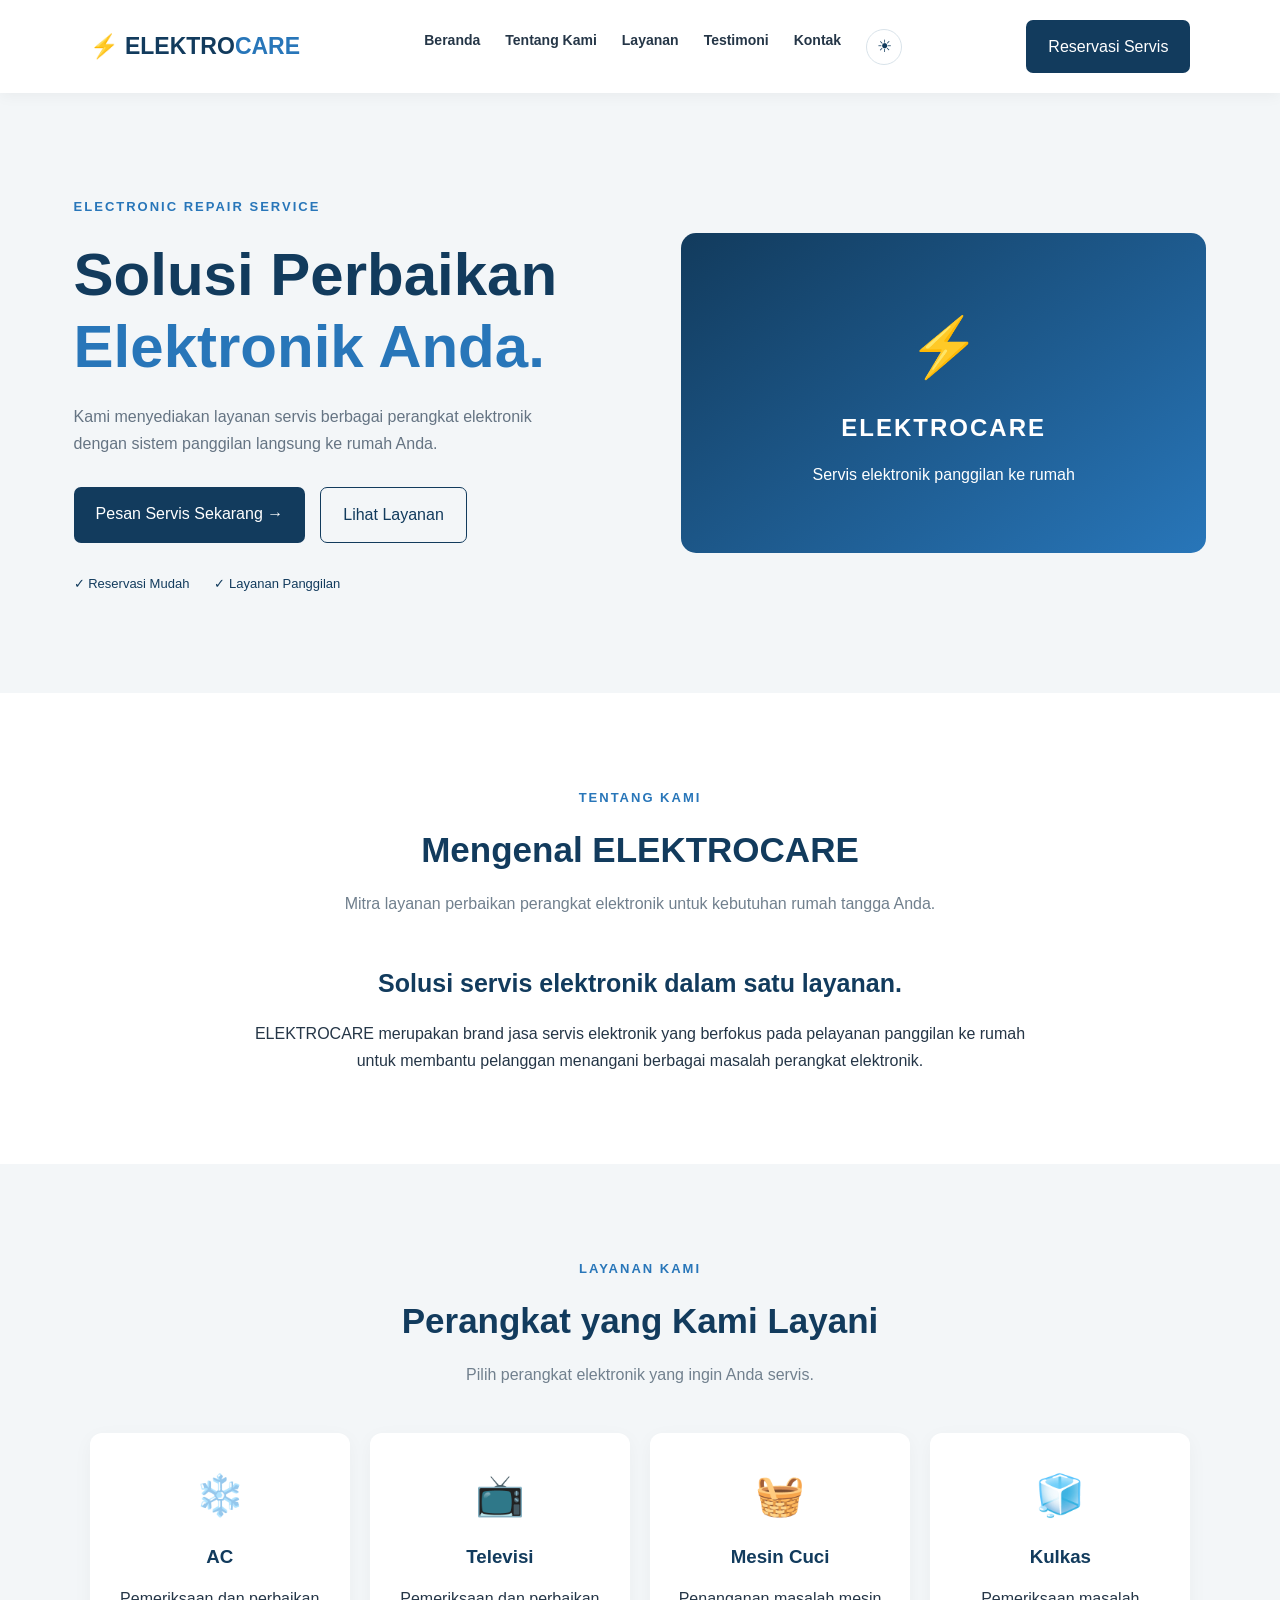
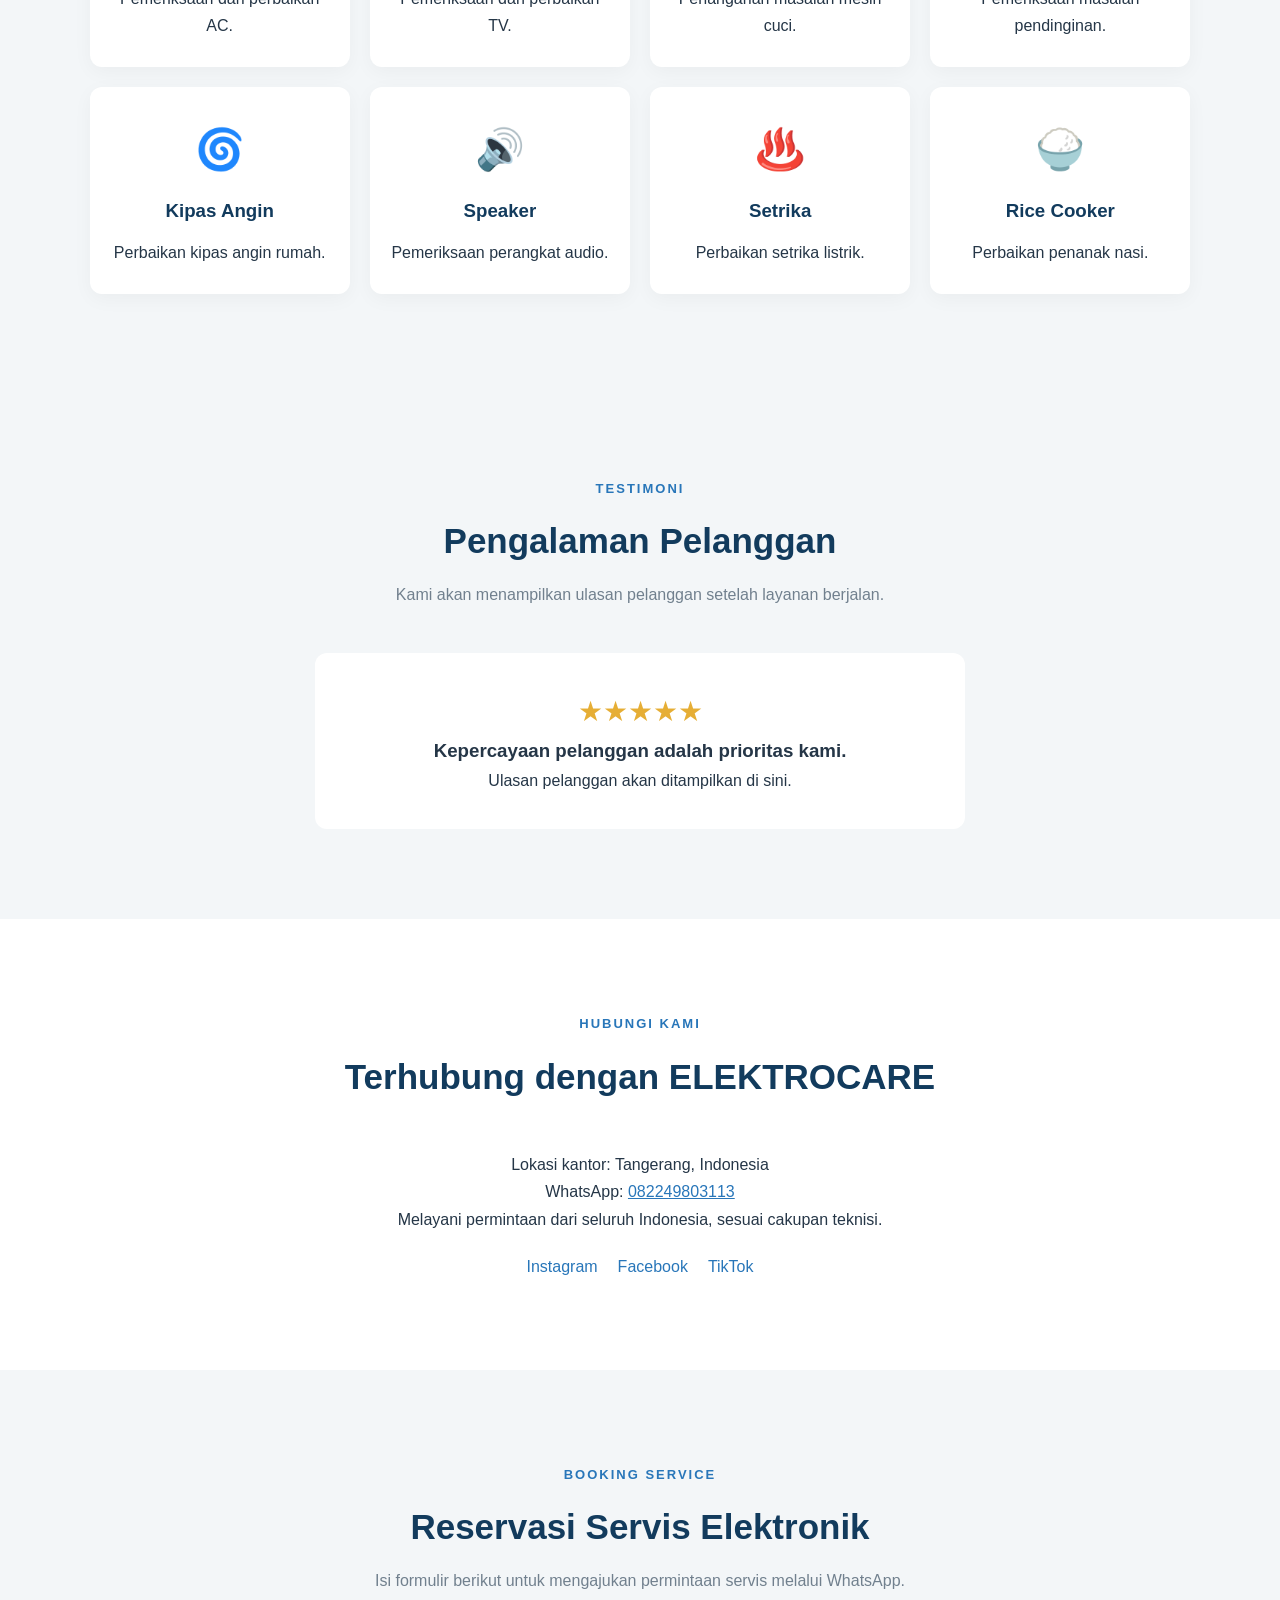
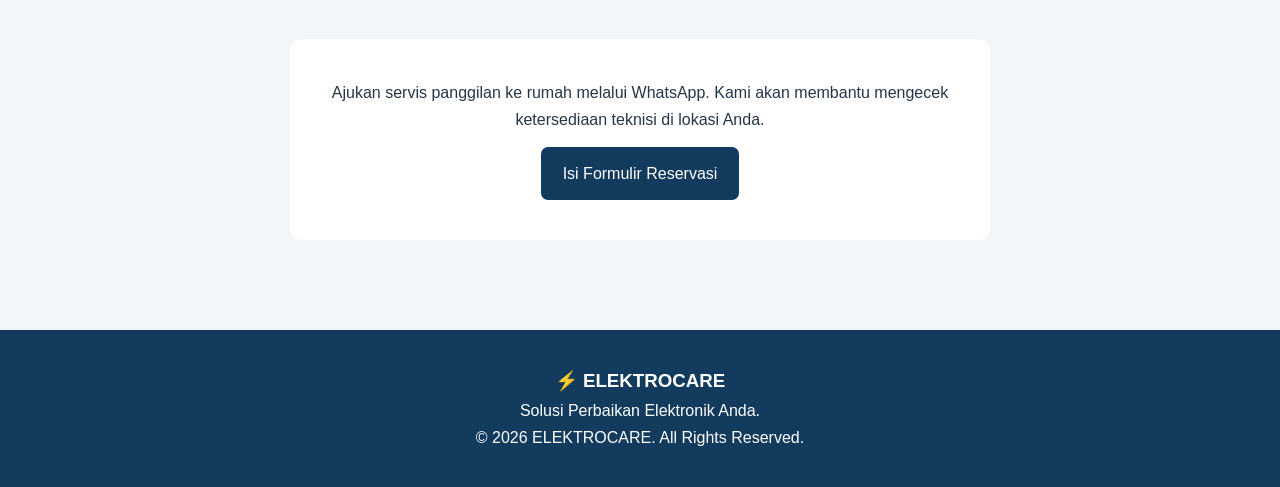
<file: index.html>
<!DOCTYPE html>
<html lang="id">
<head>
    <meta charset="UTF-8">
    <meta name="viewport" content="width=device-width, initial-scale=1.0">
    <meta name="description" content="ELEKTROCARE menyediakan layanan servis elektronik panggilan ke rumah. Reservasi servis melalui WhatsApp.">

    <script src="theme.js"></script>

    <title>ELEKTROCARE | Jasa Servis Elektronik</title>

    <link rel="stylesheet" href="style.css">
    <link rel="stylesheet" href="theme.css">
</head>
<body>

    <!-- NAVBAR -->
    <header class="navbar">
        <a href="#home" class="logo">
            <span class="logo-icon">⚡</span>
            ELEKTRO<span>CARE</span>
        </a>

        <nav id="navMenu" aria-label="Navigasi utama">
            <a href="#home">Beranda</a>
            <a href="tentang.html">Tentang Kami</a>
            <a href="#services">Layanan</a>
            <a href="#reviews">Testimoni</a>
            <a href="#contact">Kontak</a>
            <button class="theme-toggle" type="button" data-theme-toggle aria-label="Ganti tema" title="Ganti tema" aria-pressed="false"><span class="theme-icon" aria-hidden="true">☾</span></button>
        </nav>

        <a href="reservasi.html" class="nav-button">
            Reservasi Servis
        </a>

        <button class="menu-toggle" id="menuToggle" type="button" aria-label="Buka menu" aria-expanded="false" aria-controls="navMenu">
            ☰
        </button>
    </header>

    <!-- HERO -->
    <section class="hero" id="home">
        <div class="hero-content">
            <span class="hero-label">
                ELECTRONIC REPAIR SERVICE
            </span>

            <h1>
                Solusi Perbaikan
                <span>Elektronik Anda.</span>
            </h1>

            <p>
                Kami menyediakan layanan servis berbagai
                perangkat elektronik dengan sistem panggilan
                langsung ke rumah Anda.
            </p>

            <div class="hero-buttons">
                <a href="reservasi.html" class="btn-primary">
                    Pesan Servis Sekarang →
                </a>

                <a href="#services" class="btn-secondary">
                    Lihat Layanan
                </a>
            </div>

            <div class="hero-info">
                <span>✓ Reservasi Mudah</span>
                <span>✓ Layanan Panggilan</span>
            </div>
        </div>

        <div class="hero-image">
            <div class="hero-image-fallback" role="img" aria-label="Placeholder gambar teknisi ELEKTROCARE">
                <span>⚡</span>
                <strong>ELEKTROCARE</strong>
                <span>Servis elektronik panggilan ke rumah</span>
            </div>
        </div>
    </section>

    <!-- TENTANG KAMI -->
    <section class="about section" id="about">
        <div class="section-heading">
            <span>TENTANG KAMI</span>
            <h2>Mengenal ELEKTROCARE</h2>
            <p>
                Mitra layanan perbaikan perangkat elektronik
                untuk kebutuhan rumah tangga Anda.
            </p>
        </div>

        <div class="about-content">
            <div>
                <h3>Solusi servis elektronik dalam satu layanan.</h3>
                <p>
                    ELEKTROCARE merupakan brand jasa servis
                    elektronik yang berfokus pada pelayanan
                    panggilan ke rumah untuk membantu pelanggan
                    menangani berbagai masalah perangkat elektronik.
                </p>
            </div>
        </div>
    </section>

    <!-- LAYANAN -->
    <section class="services section" id="services">
        <div class="section-heading">
            <span>LAYANAN KAMI</span>
            <h2>Perangkat yang Kami Layani</h2>
            <p>Pilih perangkat elektronik yang ingin Anda servis.</p>
        </div>

        <div class="service-grid" id="serviceGrid"></div>
    </section>

    <!-- TESTIMONI -->
    <section class="reviews section" id="reviews">
        <div class="section-heading">
            <span>TESTIMONI</span>
            <h2>Pengalaman Pelanggan</h2>
            <p>
                Kami akan menampilkan ulasan pelanggan
                setelah layanan berjalan.
            </p>
        </div>

        <div class="review-placeholder">
            <p>★★★★★</p>
            <h3>Kepercayaan pelanggan adalah prioritas kami.</h3>
            <span>Ulasan pelanggan akan ditampilkan di sini.</span>
        </div>
    </section>

    <!-- KONTAK -->
    <section class="contact section" id="contact">
        <div class="section-heading">
            <span>HUBUNGI KAMI</span>
            <h2>Terhubung dengan ELEKTROCARE</h2>
        </div>

        <p>Lokasi kantor: Tangerang, Indonesia</p>
        <p>WhatsApp: <a href="https://wa.me/6282249803113" target="_blank" rel="noopener noreferrer">082249803113</a></p>
        <p>Melayani permintaan dari seluruh Indonesia, sesuai cakupan teknisi.</p>

        <div class="social-links">
            <a href="#" target="_blank">Instagram</a>
            <a href="#" target="_blank">Facebook</a>
            <a href="#" target="_blank">TikTok</a>
        </div>
    </section>

    <!-- RESERVASI -->
    <section class="reservation section" id="reservation">
        <div class="section-heading">
            <span>BOOKING SERVICE</span>
            <h2>Reservasi Servis Elektronik</h2>
            <p>
                Isi formulir berikut untuk mengajukan
                permintaan servis melalui WhatsApp.
            </p>
        </div>

        <div class="reservation-box">
            <p>Ajukan servis panggilan ke rumah melalui WhatsApp. Kami akan membantu mengecek ketersediaan teknisi di lokasi Anda.</p>
            <a class="btn-primary" href="reservasi.html">Isi Formulir Reservasi</a>
        </div>
    </section>

    <!-- FOOTER -->
    <footer>
        <h3>⚡ ELEKTROCARE</h3>
        <p>Solusi Perbaikan Elektronik Anda.</p>
        <p>© 2026 ELEKTROCARE. All Rights Reserved.</p>
    </footer>

    <script src="script.js"></script>
</body>
</html>
</file>
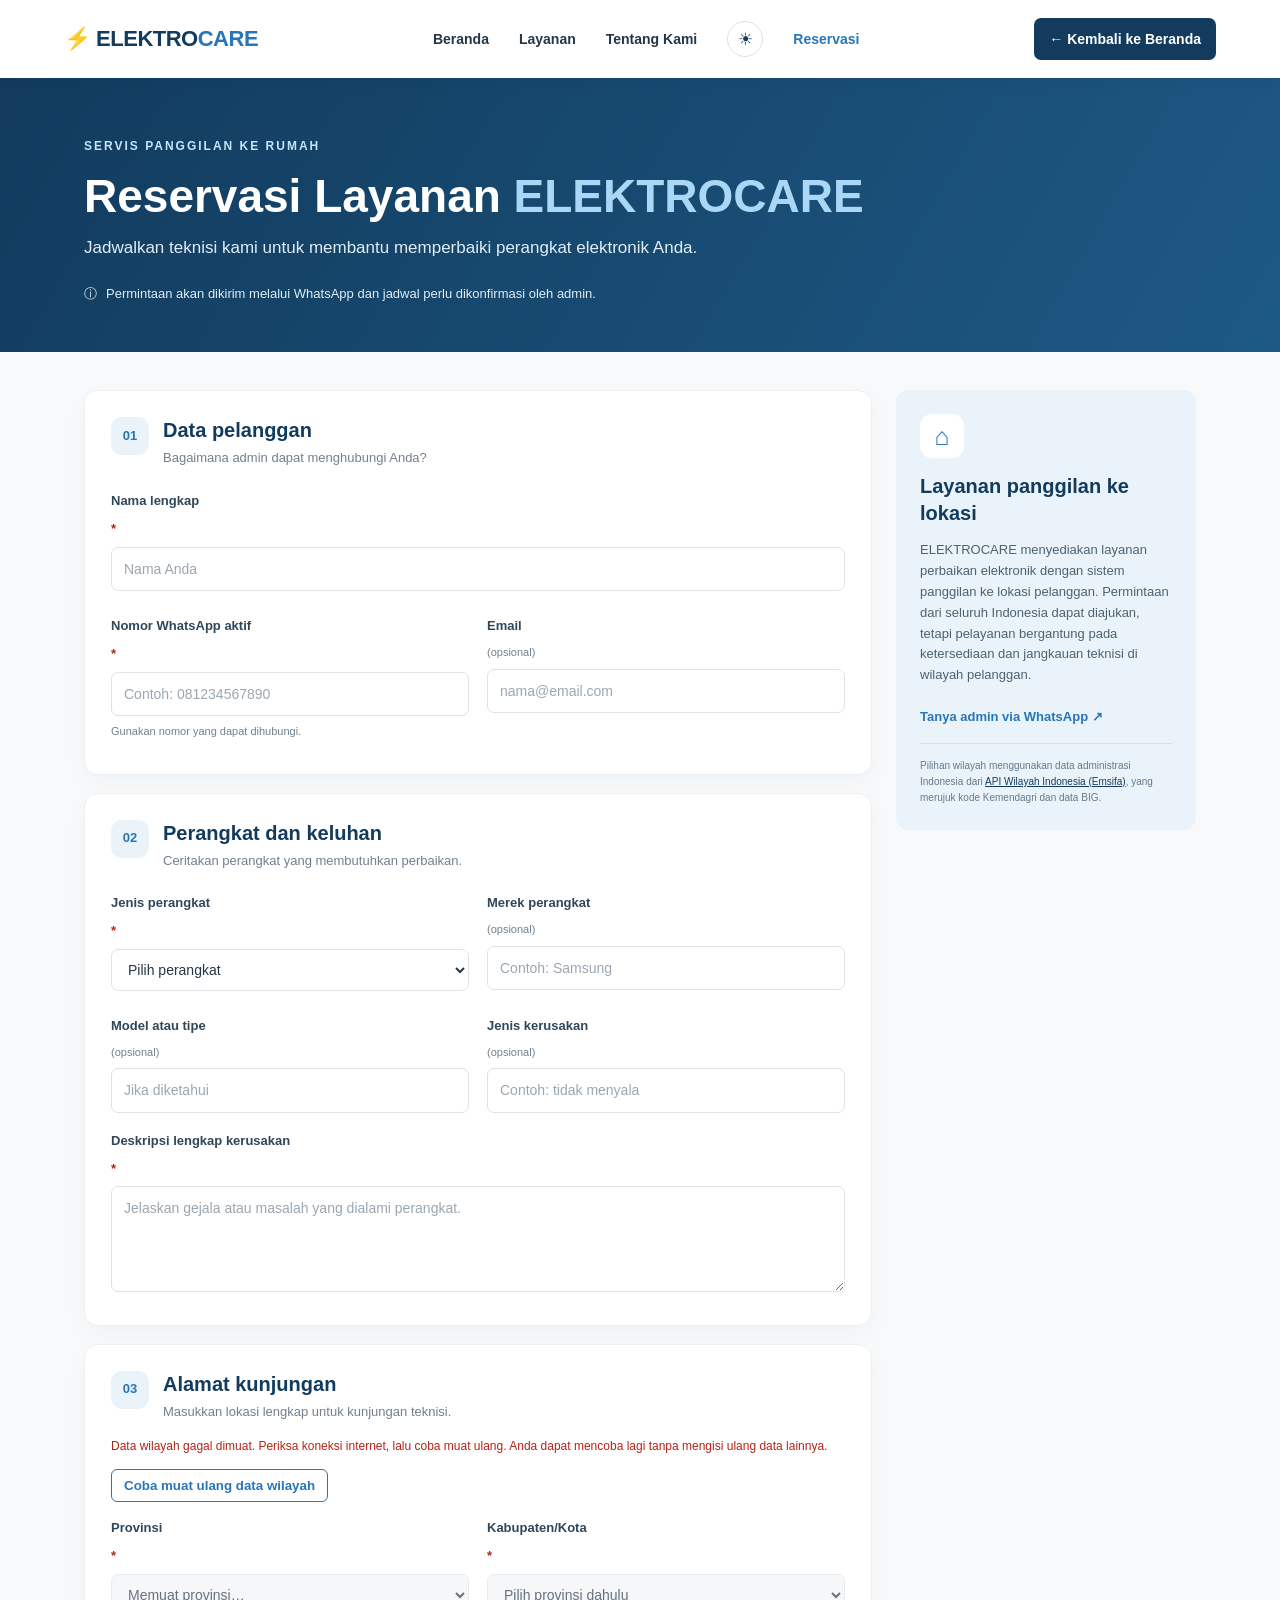
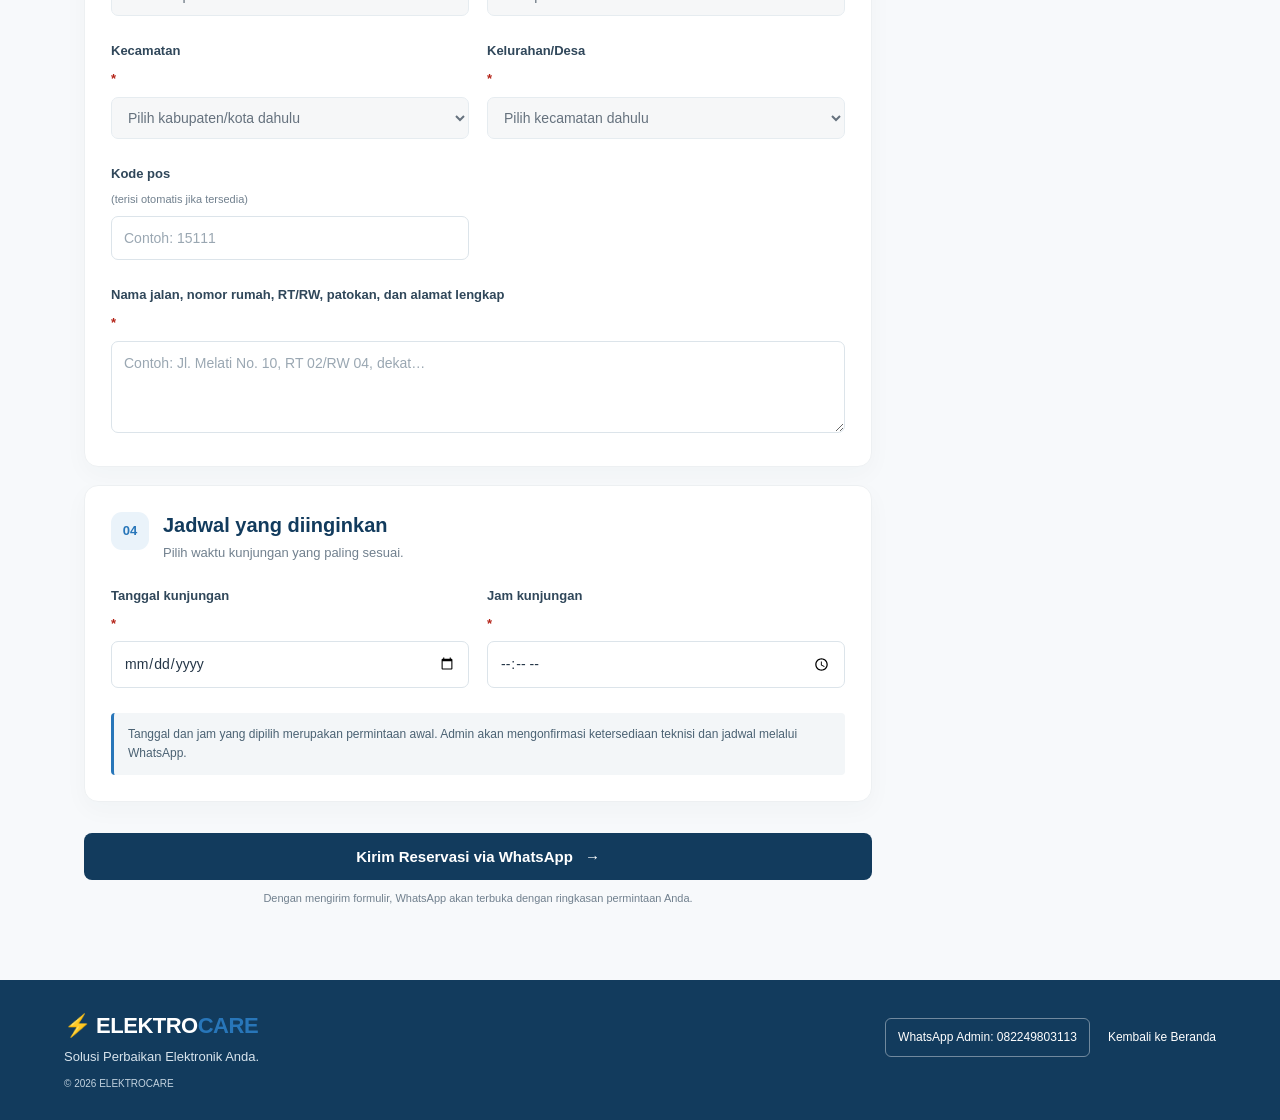
<file: reservasi.html>
﻿<!DOCTYPE html>
<html lang="id">
<head>
  <meta charset="UTF-8">
  <meta name="viewport" content="width=device-width, initial-scale=1.0">
  <meta name="description" content="Ajukan reservasi servis elektronik panggilan ELEKTROCARE melalui WhatsApp.">
  <script src="theme.js"></script>
  <title>Reservasi Servis | ELEKTROCARE</title>
  <link rel="stylesheet" href="reservasi.css">
  <link rel="stylesheet" href="theme.css">
  <script src="reservasi.js" defer></script>
</head>
<body>
  <header class="site-header">
    <a class="brand" href="index.html" aria-label="ELEKTROCARE, kembali ke beranda"><span class="brand-bolt" aria-hidden="true">⚡</span> ELEKTRO<span>CARE</span></a>
    <nav class="main-nav" aria-label="Navigasi utama">
      <a href="index.html">Beranda</a>
      <a href="index.html#services">Layanan</a>
      <a href="tentang.html">Tentang Kami</a>
      <button class="theme-toggle" type="button" data-theme-toggle aria-label="Ganti tema" title="Ganti tema" aria-pressed="false"><span class="theme-icon" aria-hidden="true">☾</span></button>
      <a class="nav-current" href="reservasi.html" aria-current="page">Reservasi</a>
    </nav>
    <a class="header-home" href="index.html">← Kembali ke Beranda</a>
  </header>

  <main>
    <section class="intro">
      <div class="intro-inner">
        <span class="eyebrow">SERVIS PANGGILAN KE RUMAH</span>
        <h1>Reservasi Layanan <span>ELEKTROCARE</span></h1>
        <p>Jadwalkan teknisi kami untuk membantu memperbaiki perangkat elektronik Anda.</p>
        <div class="intro-note"><span aria-hidden="true">ⓘ</span> Permintaan akan dikirim melalui WhatsApp dan jadwal perlu dikonfirmasi oleh admin.</div>
      </div>
    </section>

    <div class="page-layout">
      <form id="reservationForm" novalidate>
        <section class="form-card" aria-labelledby="customer-title">
          <div class="card-heading"><span class="step">01</span><div><h2 id="customer-title">Data pelanggan</h2><p>Bagaimana admin dapat menghubungi Anda?</p></div></div>
          <div class="fields two-columns">
            <label class="field full-width" for="fullName">Nama lengkap <span class="required">*</span>
              <input id="fullName" name="fullName" autocomplete="name" required maxlength="100" placeholder="Nama Anda">
              <small class="error-text"></small>
            </label>
            <label class="field" for="phone">Nomor WhatsApp aktif <span class="required">*</span>
              <input id="phone" name="phone" type="tel" autocomplete="tel" inputmode="tel" required maxlength="25" placeholder="Contoh: 081234567890">
              <small class="hint">Gunakan nomor yang dapat dihubungi.</small><small class="error-text"></small>
            </label>
            <label class="field" for="email">Email <span class="optional">(opsional)</span>
              <input id="email" name="email" type="email" autocomplete="email" maxlength="120" placeholder="nama@email.com">
              <small class="error-text"></small>
            </label>
          </div>
        </section>

        <section class="form-card" aria-labelledby="device-title">
          <div class="card-heading"><span class="step">02</span><div><h2 id="device-title">Perangkat dan keluhan</h2><p>Ceritakan perangkat yang membutuhkan perbaikan.</p></div></div>
          <div class="fields two-columns">
            <label class="field" for="device">Jenis perangkat <span class="required">*</span>
              <select id="device" name="device" required>
                <option value="">Pilih perangkat</option><option>Kipas Angin</option><option>Televisi</option><option>AC</option><option>Mesin Cuci</option><option>Kulkas</option><option>Speaker</option><option>Setrika</option><option>Rice Cooker</option><option value="other">Perangkat lainnya</option>
              </select><small class="error-text"></small>
            </label>
            <label class="field hidden" id="otherDeviceField" for="otherDevice">Nama perangkat <span class="required">*</span>
              <input id="otherDevice" name="otherDevice" maxlength="80" placeholder="Contoh: dispenser air">
              <small class="error-text"></small>
            </label>
            <label class="field" for="brand">Merek perangkat <span class="optional">(opsional)</span>
              <input id="brand" name="brand" maxlength="80" placeholder="Contoh: Samsung">
            </label>
            <label class="field" for="model">Model atau tipe <span class="optional">(opsional)</span>
              <input id="model" name="model" maxlength="100" placeholder="Jika diketahui">
            </label>
            <label class="field" for="damageType">Jenis kerusakan <span class="optional">(opsional)</span>
              <input id="damageType" name="damageType" maxlength="100" placeholder="Contoh: tidak menyala">
            </label>
            <label class="field full-width" for="description">Deskripsi lengkap kerusakan <span class="required">*</span>
              <textarea id="description" name="description" rows="4" required maxlength="1000" placeholder="Jelaskan gejala atau masalah yang dialami perangkat."></textarea><small class="error-text"></small>
            </label>
          </div>
        </section>

        <section class="form-card" aria-labelledby="address-title">
          <div class="card-heading"><span class="step">03</span><div><h2 id="address-title">Alamat kunjungan</h2><p>Masukkan lokasi lengkap untuk kunjungan teknisi.</p></div></div>
          <div id="regionStatus" class="region-status" role="status" aria-live="polite">Memuat data wilayah Indonesia…</div>
          <button id="retryRegions" class="retry-button hidden" type="button">Coba muat ulang data wilayah</button>
          <div class="fields two-columns region-fields">
            <label class="field" for="province">Provinsi <span class="required">*</span>
              <select id="province" name="province" required disabled><option value="">Memuat provinsi…</option></select><small class="error-text"></small>
            </label>
            <label class="field" for="regency">Kabupaten/Kota <span class="required">*</span>
              <select id="regency" name="regency" required disabled><option value="">Pilih provinsi dahulu</option></select><small class="error-text"></small>
            </label>
            <label class="field" for="district">Kecamatan <span class="required">*</span>
              <select id="district" name="district" required disabled><option value="">Pilih kabupaten/kota dahulu</option></select><small class="error-text"></small>
            </label>
            <label class="field" for="village">Kelurahan/Desa <span class="required">*</span>
              <select id="village" name="village" required disabled><option value="">Pilih kecamatan dahulu</option></select><small class="error-text"></small>
            </label>
            <label class="field" for="postalCode">Kode pos <span class="optional">(terisi otomatis jika tersedia)</span>
              <input id="postalCode" name="postalCode" inputmode="numeric" maxlength="5" pattern="[0-9]{5}" placeholder="Contoh: 15111"><small class="error-text"></small>
            </label>
            <label class="field full-width" for="address">Nama jalan, nomor rumah, RT/RW, patokan, dan alamat lengkap <span class="required">*</span>
              <textarea id="address" name="address" rows="3" autocomplete="street-address" required maxlength="500" placeholder="Contoh: Jl. Melati No. 10, RT 02/RW 04, dekat…"></textarea><small class="error-text"></small>
            </label>
          </div>
        </section>

        <section class="form-card" aria-labelledby="schedule-title">
          <div class="card-heading"><span class="step">04</span><div><h2 id="schedule-title">Jadwal yang diinginkan</h2><p>Pilih waktu kunjungan yang paling sesuai.</p></div></div>
          <div class="fields two-columns">
            <label class="field" for="visitDate">Tanggal kunjungan <span class="required">*</span>
              <input id="visitDate" name="visitDate" type="date" required><small class="error-text"></small>
            </label>
            <label class="field" for="visitTime">Jam kunjungan <span class="required">*</span>
              <input id="visitTime" name="visitTime" type="time" required><small class="error-text"></small>
            </label>
          </div>
          <p class="schedule-note">Tanggal dan jam yang dipilih merupakan permintaan awal. Admin akan mengonfirmasi ketersediaan teknisi dan jadwal melalui WhatsApp.</p>
        </section>

        <div class="submit-area">
          <p id="formMessage" class="form-message" role="status" aria-live="polite"></p>
          <button class="submit-button" type="submit">Kirim Reservasi via WhatsApp <span aria-hidden="true">→</span></button>
          <small>Dengan mengirim formulir, WhatsApp akan terbuka dengan ringkasan permintaan Anda.</small>
        </div>
      </form>

      <aside class="service-info">
        <div class="info-icon" aria-hidden="true">⌂</div>
        <h2>Layanan panggilan ke lokasi</h2>
        <p>ELEKTROCARE menyediakan layanan perbaikan elektronik dengan sistem panggilan ke lokasi pelanggan. Permintaan dari seluruh Indonesia dapat diajukan, tetapi pelayanan bergantung pada ketersediaan dan jangkauan teknisi di wilayah pelanggan.</p>
        <a href="https://wa.me/6282249803113" target="_blank" rel="noopener noreferrer">Tanya admin via WhatsApp <span aria-hidden="true">↗</span></a>
        <div class="source-note">Pilihan wilayah menggunakan data administrasi Indonesia dari <a href="https://github.com/emsifa/api-wilayah-indonesia" target="_blank" rel="noopener noreferrer">API Wilayah Indonesia (Emsifa)</a>, yang merujuk kode Kemendagri dan data BIG.</div>
      </aside>
    </div>
  </main>

  <footer class="site-footer">
    <div><a class="brand footer-brand" href="index.html"><span class="brand-bolt" aria-hidden="true">⚡</span> ELEKTRO<span>CARE</span></a><p>Solusi Perbaikan Elektronik Anda.</p></div>
    <div class="footer-actions"><a class="footer-whatsapp" href="https://wa.me/6282249803113" target="_blank" rel="noopener noreferrer">WhatsApp Admin: 082249803113</a><a href="index.html">Kembali ke Beranda</a></div>
    <small>© 2026 ELEKTROCARE</small>
  </footer>
</body>
</html>
</file>
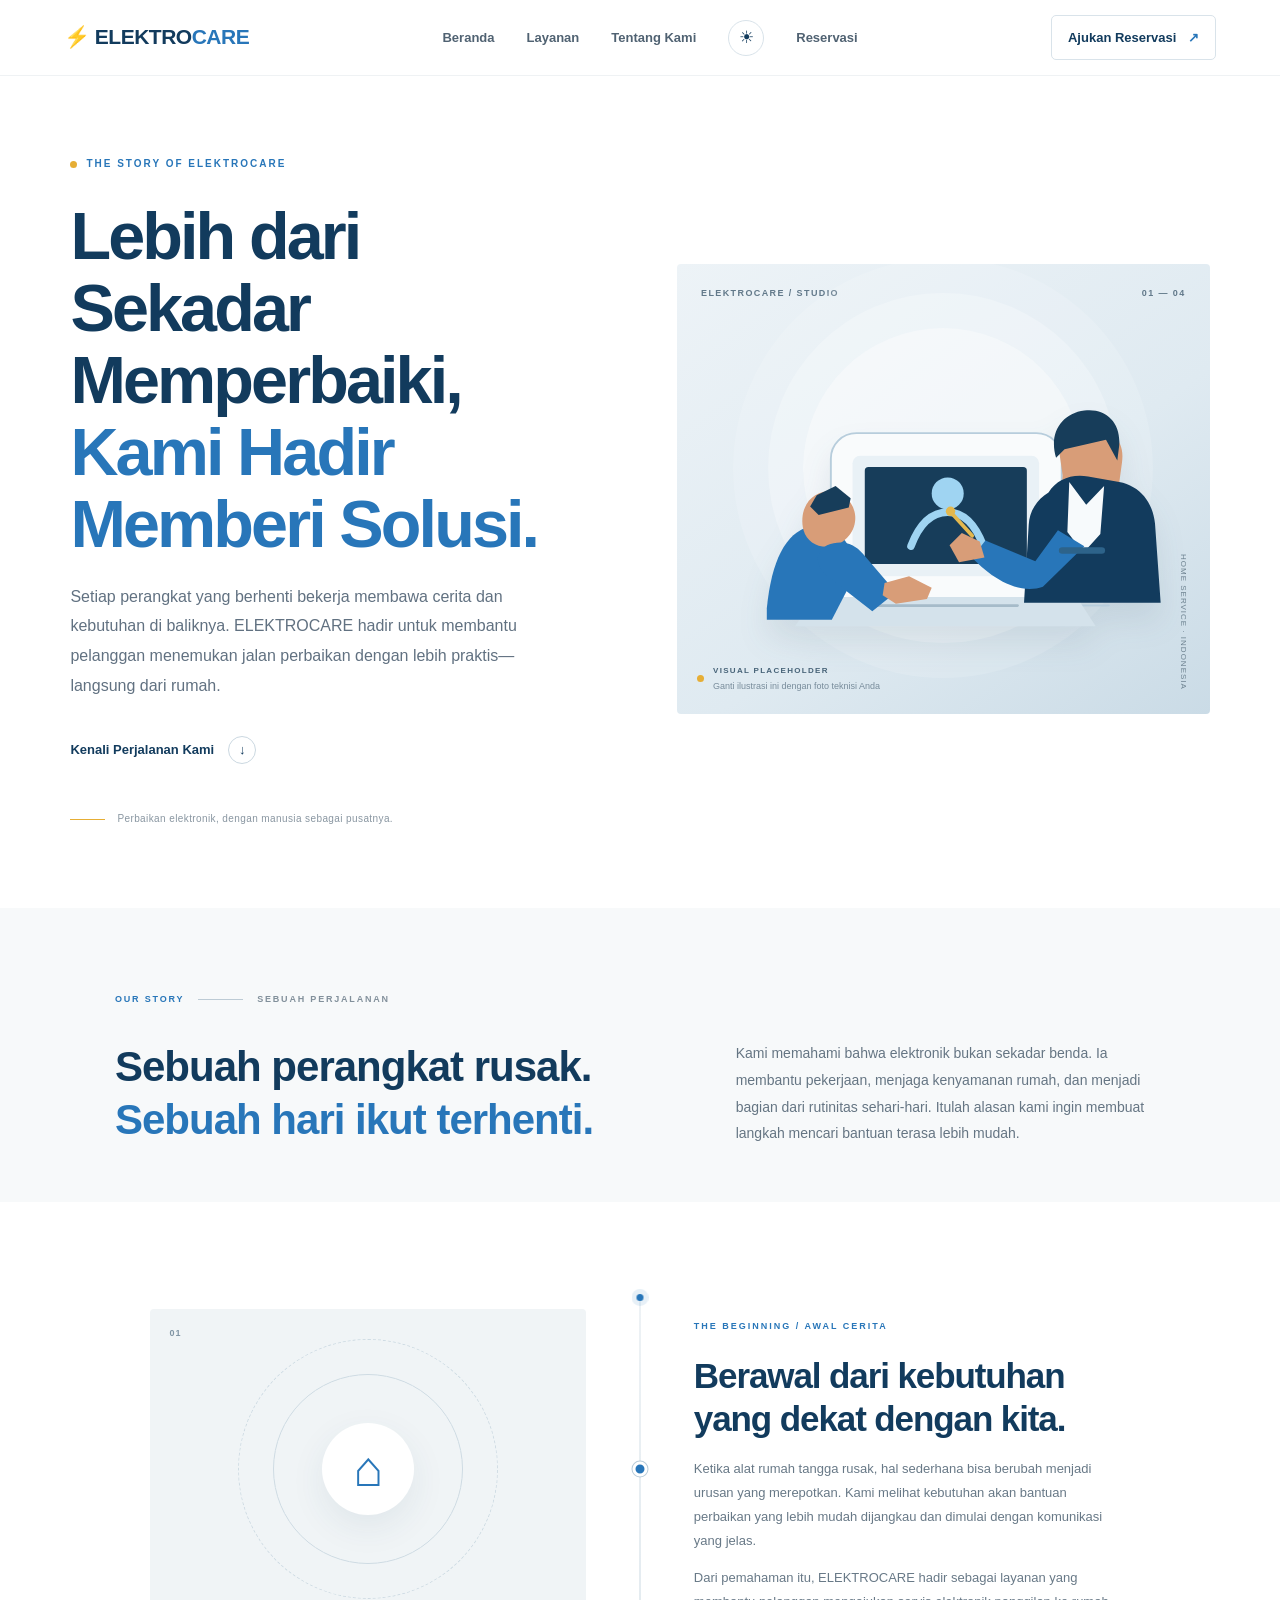
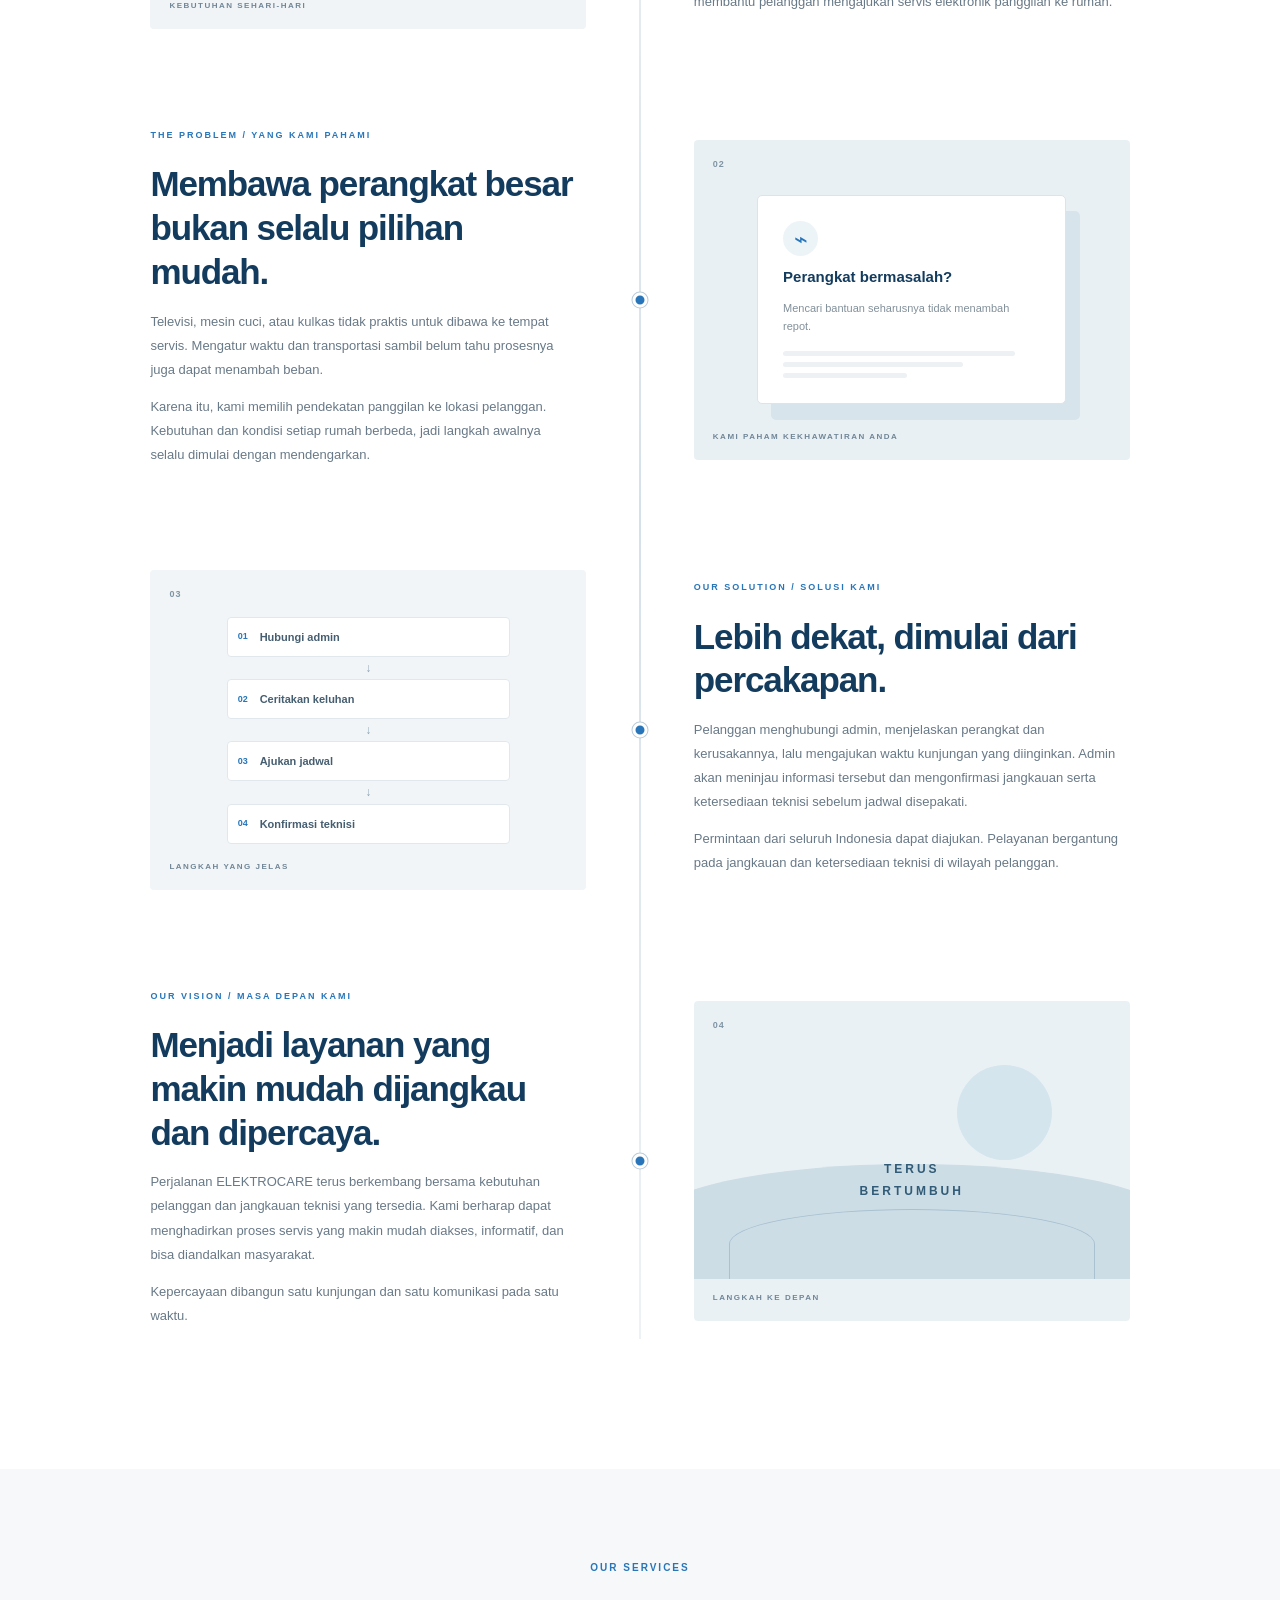
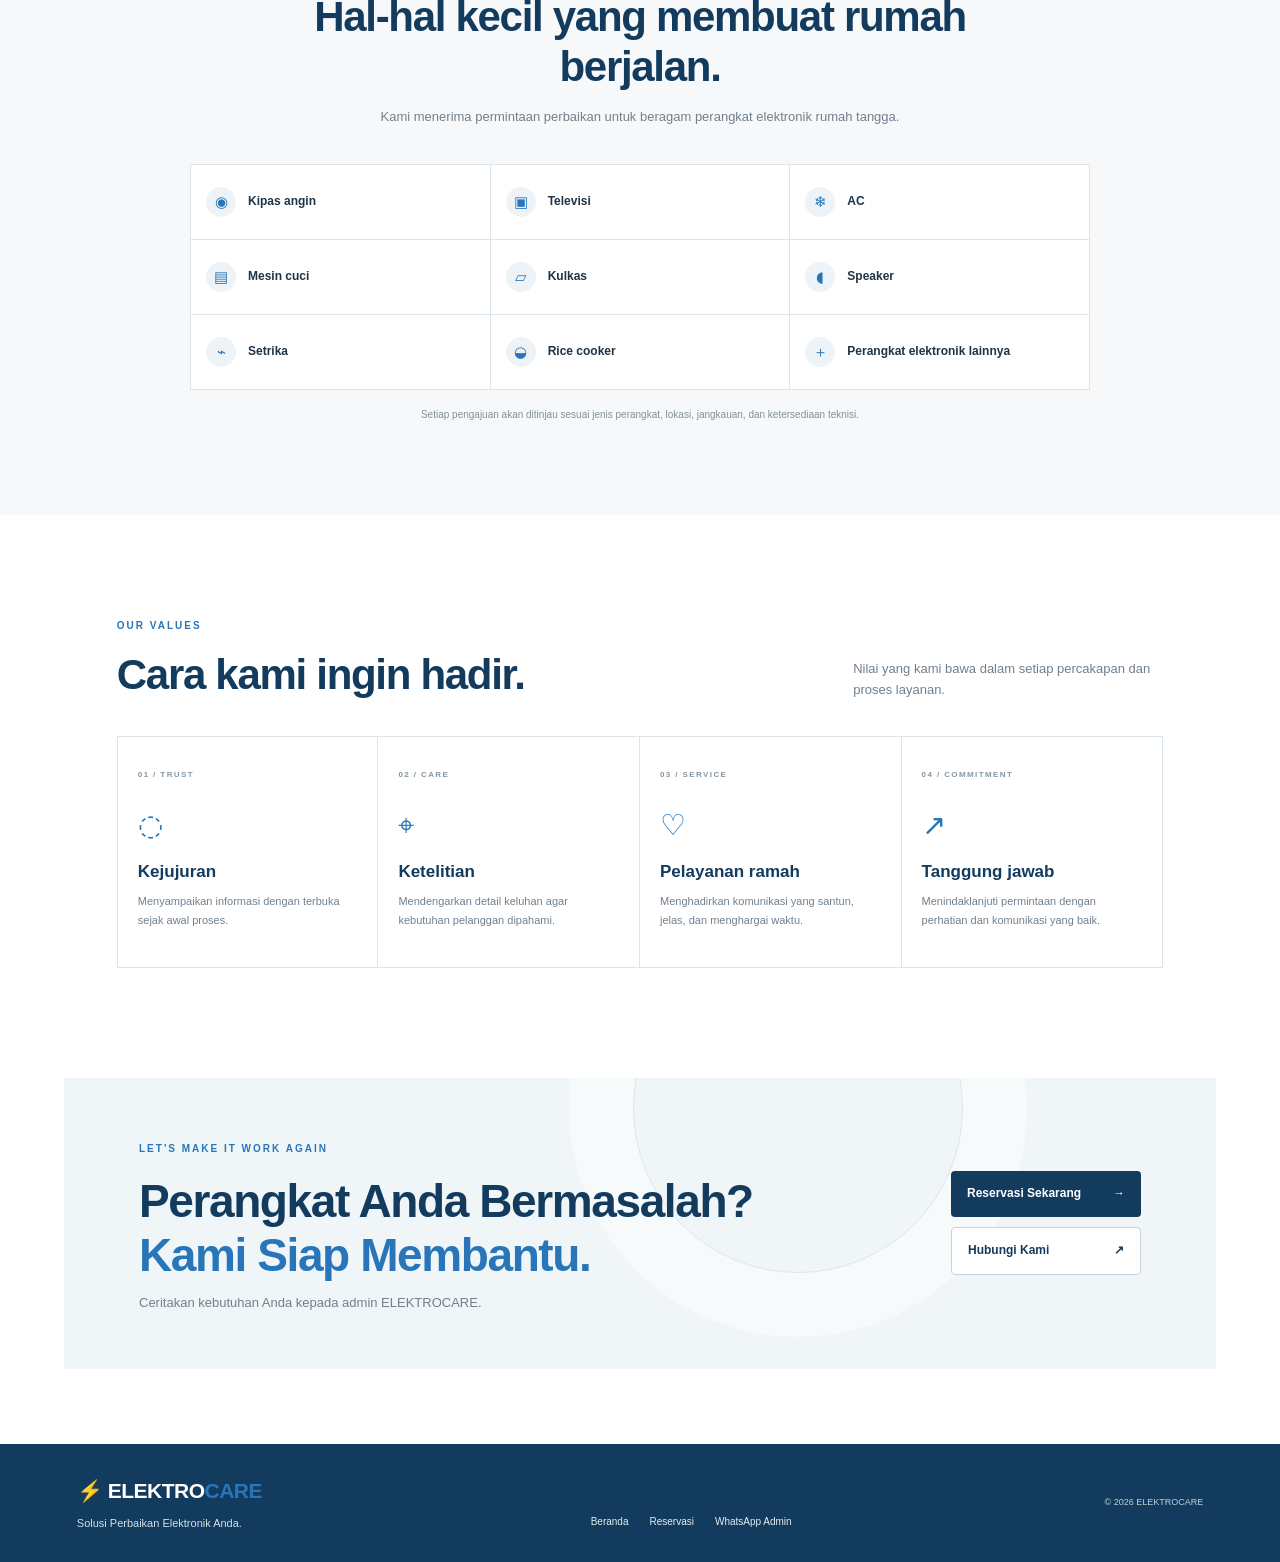
<file: tentang.html>
﻿<!DOCTYPE html>
<html lang="id">
<head>
  <meta charset="UTF-8">
  <meta name="viewport" content="width=device-width, initial-scale=1.0">
  <meta name="description" content="Kenali cerita, cara kerja, layanan, dan nilai ELEKTROCARE sebagai jasa perbaikan elektronik panggilan.">
  <script src="theme.js"></script>
  <title>Cerita Kami | ELEKTROCARE</title>
  <link rel="stylesheet" href="tentang.css">
  <link rel="stylesheet" href="theme.css">
  <script src="tentang.js" defer></script>
</head>
<body>
  <header class="story-header">
    <a class="brand" href="index.html" aria-label="ELEKTROCARE, ke beranda"><span aria-hidden="true">⚡</span> ELEKTRO<span>CARE</span></a>
    <nav id="storyNav" class="story-nav" aria-label="Navigasi utama">
      <a href="index.html">Beranda</a>
      <a href="#services">Layanan</a>
      <a href="#story">Tentang Kami</a>
      <button class="theme-toggle" type="button" data-theme-toggle aria-label="Ganti tema" title="Ganti tema" aria-pressed="false"><span class="theme-icon" aria-hidden="true">☾</span></button>
      <a href="reservasi.html">Reservasi</a>
    </nav>
    <a class="header-cta" href="reservasi.html">Ajukan Reservasi <span aria-hidden="true">↗</span></a>
    <button class="nav-toggle" id="navToggle" type="button" aria-label="Buka navigasi" aria-expanded="false" aria-controls="storyNav">☰</button>
  </header>

  <main>
    <section class="hero-story">
      <div class="hero-copy reveal">
        <span class="eyebrow"><i></i> THE STORY OF ELEKTROCARE</span>
        <h1>Lebih dari Sekadar Memperbaiki, <em>Kami Hadir Memberi Solusi.</em></h1>
        <p>Setiap perangkat yang berhenti bekerja membawa cerita dan kebutuhan di baliknya. ELEKTROCARE hadir untuk membantu pelanggan menemukan jalan perbaikan dengan lebih praktis—langsung dari rumah.</p>
        <a class="text-link" href="#story">Kenali Perjalanan Kami <span aria-hidden="true">↓</span></a>
        <div class="hero-caption"><span class="caption-line"></span><span>Perbaikan elektronik, dengan manusia sebagai pusatnya.</span></div>
      </div>
      <div class="hero-visual reveal" role="img" aria-label="Ilustrasi placeholder teknisi yang sedang memeriksa perangkat elektronik; dapat diganti dengan foto teknisi ELEKTROCARE">
        <div class="visual-topline"><span>ELEKTROCARE / STUDIO</span><span>01 — 04</span></div>
        <div class="visual-glow"></div>
        <svg class="technician-art" viewBox="0 0 520 430" fill="none" xmlns="http://www.w3.org/2000/svg" aria-hidden="true">
          <path d="M91 354h345" stroke="#B7CDDC" stroke-width="2" stroke-linecap="round"/>
          <path d="M141 345V198c0-15 12-27 27-27h191c15 0 27 12 27 27v147" fill="#F9FBFC" stroke="#B7CDDC" stroke-width="2"/>
          <rect x="164" y="195" width="198" height="128" rx="8" fill="#E9F1F6"/>
          <rect x="177" y="207" width="172" height="103" rx="4" fill="#173D5A"/>
          <path d="M226 291c9-24 22-36 39-36 16 0 29 12 38 36" stroke="#9FD4F2" stroke-width="8" stroke-linecap="round"/>
          <circle cx="265" cy="235" r="17" fill="#9FD4F2"/>
          <path d="M124 345h278l20 31H103l21-31Z" fill="#D4E2EB"/>
          <path d="M182 354h157" stroke="#A6BBC9" stroke-width="3" stroke-linecap="round"/>
          <path d="M73 357c5-51 20-80 45-87l23-6 32 45-31 60H73v-12Z" fill="#2876B9"/>
          <path d="M112 274c-4-17 2-33 16-39 17-7 34 3 38 19 4 15-5 31-20 36-15 5-30-2-34-16Z" fill="#D89D78"/>
          <path d="m126 237 20-10 16 13-2 10-32 8-9-9 7-12Z" fill="#173D5A"/>
          <path d="M137 290c14-6 28-3 38 9l35 41-25 20-45-35c-15-11-18-27-3-35Z" fill="#2876B9"/>
          <path d="m198 330 26-7 24 12-5 12-33 5-14-9 2-13Z" fill="#D89D78"/>
          <path d="M383 188c7-18 23-28 42-24 18 4 28 20 25 38l-3 22c-2 17-16 29-33 27-17-2-29-18-27-35l-4-28Z" fill="#D89D78"/>
          <path d="M380 197c-8-26 6-47 30-50 23-3 39 13 37 37l-2 16-12-22-44 10-9 9Z" fill="#173D5A"/>
          <path d="M372 234c9-14 24-20 42-17l33 6c22 4 36 22 38 44l6 84H346l5-83c1-14 8-26 21-34Z" fill="#123B5D"/>
          <path d="m394 223 18 24 19-20-4 51-18 20-17-22 2-53Z" fill="#F7FAFC"/>
          <path d="m382 274-24 33-53-22-14 18c20 22 50 40 75 31l44-43" fill="#2876B9"/>
          <path d="m299 286-19-9-13 13 10 18 27-5" fill="#D89D78"/>
          <path d="M291 280 271 258" stroke="#E3B84E" stroke-width="4" stroke-linecap="round"/>
          <circle cx="268" cy="254" r="5" fill="#E3B84E"/>
          <rect x="383" y="292" width="49" height="7" rx="3.5" fill="#2D638A"/>
        </svg>
        <div class="visual-label"><span class="label-dot"></span><span>VISUAL PLACEHOLDER</span><small>Ganti ilustrasi ini dengan foto teknisi Anda</small></div>
        <span class="visual-index">HOME SERVICE · INDONESIA</span>
      </div>
    </section>

    <section class="story-intro" id="story">
      <div class="section-kicker reveal"><span>OUR STORY</span><span class="kicker-rule"></span><span>SEBUAH PERJALANAN</span></div>
      <div class="intro-grid reveal">
        <h2>Sebuah perangkat rusak. <em>Sebuah hari ikut terhenti.</em></h2>
        <p>Kami memahami bahwa elektronik bukan sekadar benda. Ia membantu pekerjaan, menjaga kenyamanan rumah, dan menjadi bagian dari rutinitas sehari-hari. Itulah alasan kami ingin membuat langkah mencari bantuan terasa lebih mudah.</p>
      </div>
    </section>

    <section class="journey" aria-label="Perjalanan ELEKTROCARE">
      <div class="journey-line" aria-hidden="true"><span></span></div>
      <article class="journey-step reveal">
        <div class="step-visual visual-beginning"><span class="visual-number">01</span><div class="orbit orbit-one"></div><div class="orbit orbit-two"></div><div class="center-symbol">⌂</div><span class="visual-note">KEBUTUHAN SEHARI-HARI</span></div>
        <div class="step-copy"><span class="eyebrow">THE BEGINNING / AWAL CERITA</span><h2>Berawal dari kebutuhan yang dekat dengan kita.</h2><p>Ketika alat rumah tangga rusak, hal sederhana bisa berubah menjadi urusan yang merepotkan. Kami melihat kebutuhan akan bantuan perbaikan yang lebih mudah dijangkau dan dimulai dengan komunikasi yang jelas.</p><p>Dari pemahaman itu, ELEKTROCARE hadir sebagai layanan yang membantu pelanggan mengajukan servis elektronik panggilan ke rumah.</p></div>
      </article>
      <article class="journey-step reverse reveal">
        <div class="step-visual visual-problem"><span class="visual-number">02</span><div class="problem-card"><span class="problem-icon">⌁</span><strong>Perangkat bermasalah?</strong><span>Mencari bantuan seharusnya tidak menambah repot.</span><div class="problem-lines"><i></i><i></i><i></i></div></div><span class="visual-note">KAMI PAHAM KEKHAWATIRAN ANDA</span></div>
        <div class="step-copy"><span class="eyebrow">THE PROBLEM / YANG KAMI PAHAMI</span><h2>Membawa perangkat besar bukan selalu pilihan mudah.</h2><p>Televisi, mesin cuci, atau kulkas tidak praktis untuk dibawa ke tempat servis. Mengatur waktu dan transportasi sambil belum tahu prosesnya juga dapat menambah beban.</p><p>Karena itu, kami memilih pendekatan panggilan ke lokasi pelanggan. Kebutuhan dan kondisi setiap rumah berbeda, jadi langkah awalnya selalu dimulai dengan mendengarkan.</p></div>
      </article>
      <article class="journey-step reveal">
        <div class="step-visual visual-solution"><span class="visual-number">03</span><div class="flow"><div><b>01</b><span>Hubungi admin</span></div><i>↓</i><div><b>02</b><span>Ceritakan keluhan</span></div><i>↓</i><div><b>03</b><span>Ajukan jadwal</span></div><i>↓</i><div><b>04</b><span>Konfirmasi teknisi</span></div></div><span class="visual-note">LANGKAH YANG JELAS</span></div>
        <div class="step-copy"><span class="eyebrow">OUR SOLUTION / SOLUSI KAMI</span><h2>Lebih dekat, dimulai dari percakapan.</h2><p>Pelanggan menghubungi admin, menjelaskan perangkat dan kerusakannya, lalu mengajukan waktu kunjungan yang diinginkan. Admin akan meninjau informasi tersebut dan mengonfirmasi jangkauan serta ketersediaan teknisi sebelum jadwal disepakati.</p><p>Permintaan dari seluruh Indonesia dapat diajukan. Pelayanan bergantung pada jangkauan dan ketersediaan teknisi di wilayah pelanggan.</p></div>
      </article>
      <article class="journey-step reverse reveal">
        <div class="step-visual visual-future"><span class="visual-number">04</span><div class="future-sun"></div><div class="future-horizon"></div><div class="future-path"></div><span class="future-word">TERUS<br>BERTUMBUH</span><span class="visual-note">LANGKAH KE DEPAN</span></div>
        <div class="step-copy"><span class="eyebrow">OUR VISION / MASA DEPAN KAMI</span><h2>Menjadi layanan yang makin mudah dijangkau dan dipercaya.</h2><p>Perjalanan ELEKTROCARE terus berkembang bersama kebutuhan pelanggan dan jangkauan teknisi yang tersedia. Kami berharap dapat menghadirkan proses servis yang makin mudah diakses, informatif, dan bisa diandalkan masyarakat.</p><p>Kepercayaan dibangun satu kunjungan dan satu komunikasi pada satu waktu.</p></div>
      </article>
    </section>

    <section class="services-section" id="services">
      <div class="section-heading reveal"><span class="eyebrow">OUR SERVICES</span><h2>Hal-hal kecil yang membuat rumah berjalan.</h2><p>Kami menerima permintaan perbaikan untuk beragam perangkat elektronik rumah tangga.</p></div>
      <div class="service-list reveal">
        <div class="service-item"><span class="service-icon">◉</span><span>Kipas angin</span><span class="service-arrow">↗</span></div>
        <div class="service-item"><span class="service-icon">▣</span><span>Televisi</span><span class="service-arrow">↗</span></div>
        <div class="service-item"><span class="service-icon">❄</span><span>AC</span><span class="service-arrow">↗</span></div>
        <div class="service-item"><span class="service-icon">▤</span><span>Mesin cuci</span><span class="service-arrow">↗</span></div>
        <div class="service-item"><span class="service-icon">▱</span><span>Kulkas</span><span class="service-arrow">↗</span></div>
        <div class="service-item"><span class="service-icon">◖</span><span>Speaker</span><span class="service-arrow">↗</span></div>
        <div class="service-item"><span class="service-icon">⌁</span><span>Setrika</span><span class="service-arrow">↗</span></div>
        <div class="service-item"><span class="service-icon">◒</span><span>Rice cooker</span><span class="service-arrow">↗</span></div>
        <div class="service-item"><span class="service-icon">＋</span><span>Perangkat elektronik lainnya</span><span class="service-arrow">↗</span></div>
      </div>
      <p class="service-footnote reveal">Setiap pengajuan akan ditinjau sesuai jenis perangkat, lokasi, jangkauan, dan ketersediaan teknisi.</p>
    </section>

    <section class="values-section">
      <div class="values-heading reveal"><div><span class="eyebrow">OUR VALUES</span><h2>Cara kami ingin hadir.</h2></div><p>Nilai yang kami bawa dalam setiap percakapan dan proses layanan.</p></div>
      <div class="values-grid">
        <article class="value-card reveal"><span class="value-index">01 / TRUST</span><span class="value-mark">◌</span><h3>Kejujuran</h3><p>Menyampaikan informasi dengan terbuka sejak awal proses.</p><span class="value-line"></span></article>
        <article class="value-card reveal"><span class="value-index">02 / CARE</span><span class="value-mark">⌖</span><h3>Ketelitian</h3><p>Mendengarkan detail keluhan agar kebutuhan pelanggan dipahami.</p><span class="value-line"></span></article>
        <article class="value-card reveal"><span class="value-index">03 / SERVICE</span><span class="value-mark">♡</span><h3>Pelayanan ramah</h3><p>Menghadirkan komunikasi yang santun, jelas, dan menghargai waktu.</p><span class="value-line"></span></article>
        <article class="value-card reveal"><span class="value-index">04 / COMMITMENT</span><span class="value-mark">↗</span><h3>Tanggung jawab</h3><p>Menindaklanjuti permintaan dengan perhatian dan komunikasi yang baik.</p><span class="value-line"></span></article>
      </div>
    </section>

    <section class="final-cta reveal">
      <div><span class="eyebrow">LET'S MAKE IT WORK AGAIN</span><h2>Perangkat Anda Bermasalah?<br><em>Kami Siap Membantu.</em></h2><p>Ceritakan kebutuhan Anda kepada admin ELEKTROCARE.</p></div>
      <div class="cta-actions"><a class="cta-primary" href="reservasi.html">Reservasi Sekarang <span aria-hidden="true">→</span></a><a class="cta-secondary" href="https://wa.me/6282249803113" target="_blank" rel="noopener noreferrer">Hubungi Kami <span aria-hidden="true">↗</span></a></div>
      <span class="cta-orb" aria-hidden="true"></span>
    </section>
  </main>

  <footer class="story-footer"><a class="brand footer-brand" href="index.html"><span aria-hidden="true">⚡</span> ELEKTRO<span>CARE</span></a><p>Solusi Perbaikan Elektronik Anda.</p><div><a href="index.html">Beranda</a><a href="reservasi.html">Reservasi</a><a href="https://wa.me/6282249803113" target="_blank" rel="noopener noreferrer">WhatsApp Admin</a></div><small>© 2026 ELEKTROCARE</small></footer>
</body>
</html>
</file>
<file: style.css>
/* RESET */
* {
    margin: 0;
    padding: 0;
    box-sizing: border-box;
    scroll-behavior: smooth;
}

:root {
    --navy: #123B5D;
    --blue: #2876B9;
    --white: #FFFFFF;
    --gray: #F3F6F8;
    --text: #253647;
}

body {
    font-family: Arial, sans-serif;
    background: var(--white);
    color: var(--text);
    line-height: 1.7;
}

/* NAVBAR */
.navbar {
    width: 100%;
    padding: 20px 7%;
    display: flex;
    justify-content: space-between;
    align-items: center;
    background: white;
    position: sticky;
    top: 0;
    z-index: 1000;
    box-shadow: 0 2px 15px rgba(0,0,0,.05);
}

.logo {
    text-decoration: none;
    font-size: 23px;
    font-weight: bold;
    color: var(--navy);
}

.logo span:last-child {
    color: var(--blue);
}

.logo-icon {
    color: #E6AE35;
}

.navbar nav {
    display: flex;
    gap: 25px;
}

.navbar nav a {
    text-decoration: none;
    color: var(--text);
    font-size: 14px;
    font-weight: 600;
}

.navbar nav a:hover {
    color: var(--blue);
}

.nav-button, .btn-primary {
    background: var(--navy);
    color: white;
    text-decoration: none;
    padding: 13px 22px;
    border-radius: 7px;
}

.menu-toggle {
    display: none;
    font-size: 25px;
    border: none;
    background: none;
    cursor: pointer;
}

/* HERO */
.hero {
    min-height: 600px;
    padding: 80px 7%;
    display: grid;
    grid-template-columns: 1fr 1fr;
    align-items: center;
    gap: 50px;
    background: var(--gray);
}

.hero-label, .section-heading span {
    color: var(--blue);
    font-size: 13px;
    font-weight: bold;
    letter-spacing: 2px;
}

.hero h1 {
    font-size: clamp(38px, 5vw, 60px);
    line-height: 1.2;
    color: var(--navy);
    margin: 20px 0;
}

.hero h1 span {
    display: block;
    color: var(--blue);
}

.hero-content p {
    max-width: 480px;
    margin-bottom: 30px;
    color: #657483;
}

.hero-buttons {
    display: flex;
    gap: 15px;
    flex-wrap: wrap;
}

.btn-secondary {
    border: 1px solid var(--navy);
    color: var(--navy);
    text-decoration: none;
    padding: 13px 22px;
    border-radius: 7px;
}

.hero-info {
    display: flex;
    gap: 25px;
    margin-top: 30px;
    font-size: 13px;
    color: var(--navy);
}

.hero-image img {
    width: 100%;
    height: 400px;
    object-fit: cover;
    border-radius: 15px;
}

/* SECTION */
.section {
    padding: 90px 7%;
}

.section-heading {
    text-align: center;
    margin-bottom: 45px;
}

.section-heading h2 {
    font-size: 35px;
    color: var(--navy);
    margin: 10px 0;
}

.section-heading p {
    color: #71808E;
}

/* ABOUT */
.about-content {
    max-width: 800px;
    margin: auto;
    text-align: center;
}

.about-content h3 {
    font-size: 25px;
    color: var(--navy);
    margin-bottom: 15px;
}

/* SERVICES */
.services, .reviews {
    background: var(--gray);
}

.service-grid {
    display: grid;
    grid-template-columns: repeat(4, 1fr);
    gap: 20px;
}

.service-card {
    background: white;
    padding: 28px 20px;
    text-align: center;
    border-radius: 12px;
    box-shadow: 0 5px 20px rgba(0,0,0,.04);
    transition: .3s;
}

.service-card:hover {
    transform: translateY(-7px);
    box-shadow: 0 10px 25px rgba(18,59,93,.12);
}

.service-card .service-icon {
    font-size: 40px;
}

.service-card h3 {
    color: var(--navy);
    margin: 12px 0;
}

/* REVIEWS */
.review-placeholder {
    max-width: 650px;
    margin: auto;
    text-align: center;
    padding: 35px;
    background: white;
    border-radius: 12px;
}

.review-placeholder p {
    color: #E6AE35;
    font-size: 28px;
}

/* CONTACT */
.contact {
    text-align: center;
}

.social-links {
    display: flex;
    justify-content: center;
    gap: 20px;
    margin-top: 20px;
}

.social-links a {
    color: var(--blue);
    text-decoration: none;
}

/* RESERVATION */
.reservation {
    background: var(--gray);
}

.reservation-box {
    max-width: 700px;
    margin: auto;
    padding: 40px;
    text-align: center;
    background: white;
    border-radius: 12px;
}

/* FOOTER */
footer {
    padding: 35px 7%;
    text-align: center;
    background: var(--navy);
    color: white;
}

/* RESPONSIVE */
@media (max-width: 900px) {
    .navbar nav {
        gap: 12px;
    }

    .service-grid {
        grid-template-columns: repeat(2, 1fr);
    }
}

@media (max-width: 650px) {
    .navbar {
        padding: 15px 5%;
    }

    .navbar nav {
        display: none;
        position: absolute;
        top: 70px;
        left: 0;
        width: 100%;
        padding: 25px;
        background: white;
        flex-direction: column;
    }

    .navbar nav.active {
        display: flex;
    }

    .nav-button {
        display: none;
    }

    .menu-toggle {
        display: block;
    }

    .hero {
        grid-template-columns: 1fr;
        padding: 60px 6%;
        gap: 35px;
    }

    .hero-image img {
        height: 280px;
    }

    .hero-info {
        flex-direction: column;
        gap: 8px;
    }

    .section {
        padding: 65px 6%;
    }

    .section-heading h2 {
        font-size: 27px;
    }

    .service-grid {
        grid-template-columns: repeat(2, 1fr);
        gap: 12px;
    }

    .service-card {
        padding: 20px 10px;
    }
}

/* Image fallback, keyboard focus, and compact layouts */
.hero-image { position: relative; min-width: 0; }
.hero-image-fallback {
    display: flex;
    min-height: 320px;
    height: 100%;
    padding: 32px;
    flex-direction: column;
    align-items: center;
    justify-content: center;
    gap: 12px;
    border-radius: 15px;
    color: white;
    text-align: center;
    background: linear-gradient(145deg, #123B5D, #2876B9);
}
.hero-image-fallback span:first-child { font-size: 58px; }
.hero-image-fallback strong { font-size: 24px; letter-spacing: 2px; }
.navbar nav a:focus-visible, a:focus-visible, button:focus-visible {
    outline: 3px solid #2876B9;
    outline-offset: 3px;
}
.contact a:not(.social-links a) { color: var(--blue); }
.reservation-box .btn-primary { display: inline-block; margin-top: 14px; }
@media (max-width: 900px) {
    .navbar { padding-left: 5%; padding-right: 5%; }
    .navbar nav { gap: 12px; }
    .nav-button { padding: 11px 14px; }
}
@media (max-width: 650px) {
    .navbar nav { top: 100%; box-shadow: 0 10px 18px rgba(0,0,0,.08); }
    .hero { min-height: 0; }
    .hero-image-fallback { min-height: 240px; }
    .hero-info { flex-direction: column; gap: 8px; }
    .reservation-box { padding: 28px 20px; }
    .social-links { flex-wrap: wrap; }
}
@media (max-width: 380px) {
    .service-grid { grid-template-columns: 1fr; }
    .hero-buttons { flex-direction: column; align-items: stretch; }
    .hero-buttons a { text-align: center; }
}
@media (prefers-reduced-motion: reduce) {
    *, *::before, *::after { scroll-behavior: auto !important; transition-duration: .01ms !important; }
}
</file>
<file: theme.css>
﻿/* Shared light/dark theme and interaction layer */
html { color-scheme: light; }
html[data-theme="dark"] { color-scheme: dark; }
body, .navbar, .site-header, .story-header, .hero, .section, .services, .reviews, .contact, .reservation,
.service-card, .review-placeholder, .reservation-box, .form-card, .page-layout, .story-intro,
.services-section, .values-section, .value-card, .final-cta {
  transition: background-color .28s ease, color .28s ease, border-color .28s ease, box-shadow .28s ease;
}
.theme-toggle {
  width: 36px;
  height: 36px;
  flex: 0 0 36px;
  display: inline-grid;
  place-items: center;
  padding: 0;
  border: 1px solid #d9e3ea;
  border-radius: 50%;
  background: transparent;
  color: var(--navy, #123b5d);
  cursor: pointer;
  font: inherit;
  transition: color .2s ease, background .2s ease, border-color .2s ease, transform .2s ease;
}
.theme-toggle:hover { transform: rotate(-8deg); background: #eaf3fa; border-color: #bdd5e5; }
.theme-toggle:active { transform: scale(.94); }
.theme-icon { font-size: 17px; line-height: 1; }
:focus-visible { outline: 3px solid #5aa9dc; outline-offset: 3px; }
button, .btn-primary, .btn-secondary, .nav-button, .header-home, .submit-button, .header-cta, .cta-actions a { transition: transform .18s ease, background-color .22s ease, color .22s ease, box-shadow .22s ease; }
button:active, .btn-primary:active, .btn-secondary:active, .nav-button:active, .header-home:active, .submit-button:active, .header-cta:active, .cta-actions a:active { transform: scale(.98); }
.btn-primary:hover, .nav-button:hover, .submit-button:hover { box-shadow: 0 7px 18px #123b5d2b; transform: translateY(-2px); }
.btn-secondary:hover { background: #eaf3fa; transform: translateY(-2px); }
.navbar.is-scrolled, .site-header.is-scrolled, .story-header.is-scrolled { box-shadow: 0 7px 22px #102a4012; }
[data-reveal] { opacity: 0; transform: translateY(18px); transition: opacity .65s ease, transform .65s cubic-bezier(.2,.65,.25,1); transition-delay: var(--reveal-delay, 0ms); }
[data-reveal].is-revealed { opacity: 1; transform: translate(0); }
.hero-content[data-reveal] { transform: translateX(-16px); }
.hero-image[data-reveal] { transform: translateX(16px); }
.hero-image-fallback { animation: soft-float 7s ease-in-out infinite; }
.hero-content[data-reveal].is-revealed h1 { animation: content-rise .55s .08s both; }
.hero-content[data-reveal].is-revealed p { animation: content-rise .55s .16s both; }
.hero-content[data-reveal].is-revealed .hero-buttons { animation: content-rise .55s .24s both; }
.story-nav .theme-toggle, .navbar nav .theme-toggle { align-self: center; }
.service-card { transition: transform .25s ease, box-shadow .25s ease, background-color .28s ease, color .28s ease; }
.service-card .service-icon { display: inline-block; transition: transform .25s ease; }
.service-card:hover .service-icon { transform: translateY(-3px) rotate(-5deg); }

html[data-theme="dark"] body { background: #0c1722; color: #e3ebf1; }
html[data-theme="dark"] .navbar, html[data-theme="dark"] .site-header, html[data-theme="dark"] .story-header { background: #101e2b; border-color: #263847; }
html[data-theme="dark"] .navbar nav a, html[data-theme="dark"] .main-nav a, html[data-theme="dark"] .story-nav a { color: #d2dee7; }
html[data-theme="dark"] .logo, html[data-theme="dark"] .brand { color: #edf4f8; }
html[data-theme="dark"] .navbar nav a:hover, html[data-theme="dark"] .main-nav a:hover, html[data-theme="dark"] .story-nav a:hover { color: #7fc4f3; }
html[data-theme="dark"] .theme-toggle { color: #f3c85f; border-color: #435766; background: #172938; }
html[data-theme="dark"] .theme-toggle:hover { background: #223d51; border-color: #68859b; }
html[data-theme="dark"] .navbar .nav-button, html[data-theme="dark"] .btn-primary, html[data-theme="dark"] .header-home, html[data-theme="dark"] .submit-button { background: #2876b9; color: #fff; }
html[data-theme="dark"] .hero { background: #111f2c; }
html[data-theme="dark"] .hero h1, html[data-theme="dark"] .section-heading h2, html[data-theme="dark"] .about-content h3 { color: #edf4f8; }
html[data-theme="dark"] .hero-content p, html[data-theme="dark"] .section-heading p, html[data-theme="dark"] .about-content p { color: #b1bfca; }
html[data-theme="dark"] .hero-info { color: #c1d7e7; }
html[data-theme="dark"] .hero h1 span, html[data-theme="dark"] .section-heading span { color: #72baf0; }
html[data-theme="dark"] .services, html[data-theme="dark"] .reviews, html[data-theme="dark"] .reservation { background: #0f1c28; }
html[data-theme="dark"] .service-card, html[data-theme="dark"] .review-placeholder, html[data-theme="dark"] .reservation-box { background: #172735; color: #e3ebf1; border: 1px solid #2a3d4b; }
html[data-theme="dark"] .service-card h3 { color: #eaf2f7; }
html[data-theme="dark"] .contact { background: #0c1722; color: #d4dfe7; }
html[data-theme="dark"] .btn-secondary { color: #d8eafa; border-color: #7193ab; }
html[data-theme="dark"] .btn-secondary:hover { background: #1a3142; }
html[data-theme="dark"] .navbar nav { background: #101e2b; }

/* Reservation page */
html[data-theme="dark"] .page-layout { color: #e3ebf1; }
html[data-theme="dark"] .form-card { background: #142432; border-color: #2b3d4b; box-shadow: 0 8px 25px #0002; }
html[data-theme="dark"] .card-heading h2, html[data-theme="dark"] .service-info h2 { color: #edf4f8; }
html[data-theme="dark"] .card-heading p, html[data-theme="dark"] .field, html[data-theme="dark"] .schedule-note { color: #c0ccd5; }
html[data-theme="dark"] .field input, html[data-theme="dark"] .field select, html[data-theme="dark"] .field textarea { background: #0f1c28; color: #edf4f8; border-color: #435563; color-scheme: dark; }
html[data-theme="dark"] .field input::placeholder, html[data-theme="dark"] .field textarea::placeholder { color: #94a5b2; }
html[data-theme="dark"] .region-status, html[data-theme="dark"] .hint, html[data-theme="dark"] .optional { color: #a9bac6; }
html[data-theme="dark"] .step { background: #21394b; color: #8dc9f3; }
html[data-theme="dark"] .schedule-note { background: #1c3040; border-color: #4b9bd1; }
html[data-theme="dark"] .service-info { background: #192e3e; color: #c7d4de; }
html[data-theme="dark"] .service-info .info-icon, html[data-theme="dark"] .retry-button { background: #223b4e; color: #a6d6f5; border-color: #45647a; }
html[data-theme="dark"] .source-note { color: #a9bac6; border-color: #3a5264; }
html[data-theme="dark"] .source-note a { color: #d5e7f4; }
html[data-theme="dark"] .site-footer { background: #08131d; }

/* Story page */
html[data-theme="dark"] .hero-story { color: #e3ebf1; }
html[data-theme="dark"] .hero-copy h1, html[data-theme="dark"] .intro-grid h2, html[data-theme="dark"] .step-copy h2, html[data-theme="dark"] .values-heading h2, html[data-theme="dark"] .value-card h3, html[data-theme="dark"] .final-cta h2 { color: #edf4f8; }
html[data-theme="dark"] .hero-copy h1 em, html[data-theme="dark"] .intro-grid h2 em, html[data-theme="dark"] .final-cta h2 em { color: #78bff1; }
html[data-theme="dark"] .hero-copy > p, html[data-theme="dark"] .intro-grid p, html[data-theme="dark"] .step-copy p, html[data-theme="dark"] .values-heading > p, html[data-theme="dark"] .value-card p, html[data-theme="dark"] .final-cta p { color: #b1bfca; }
html[data-theme="dark"] .story-intro, html[data-theme="dark"] .services-section { background: #101e2b; }
html[data-theme="dark"] .journey { color: #dce6ed; }
html[data-theme="dark"] .journey-line { background: linear-gradient(#344958,#59778b,#344958); }
html[data-theme="dark"] .journey-step:before { border-color: #0c1722; }
html[data-theme="dark"] .section-heading h2 { color: #edf4f8; }
html[data-theme="dark"] .section-heading p, html[data-theme="dark"] .service-footnote { color: #aabac6; }
html[data-theme="dark"] .service-list { border-color: #334653; }
html[data-theme="dark"] .service-item { background: #152634; color: #e0e9ef; border-color: #334653; }
html[data-theme="dark"] .service-item:hover { background: #214766; }
html[data-theme="dark"] .service-icon { background: #233b4c; color: #8bc9f2; }
html[data-theme="dark"] .values-section { background: #0c1722; }
html[data-theme="dark"] .values-grid, html[data-theme="dark"] .value-card { border-color: #334653; }
html[data-theme="dark"] .value-card:hover { background: #142432; }
html[data-theme="dark"] .final-cta { background: #152635; }
html[data-theme="dark"] .cta-secondary { background: #1c3040; color: #edf4f8; border-color: #40596a; }
html[data-theme="dark"] .cta-primary { background: #2876b9; }
html[data-theme="dark"] .story-footer { background: #08131d; }

@keyframes soft-float { 0%,100% { transform: translateY(0); } 50% { transform: translateY(-5px); } }
@keyframes content-rise { from { opacity: 0; transform: translateY(8px); } to { opacity: 1; transform: translateY(0); } }
@media (max-width: 650px) {
  .navbar nav .theme-toggle, .story-nav .theme-toggle { align-self: flex-start; margin-top: 5px; }
  .hero-image-fallback { animation-duration: 9s; }
  [data-reveal] { transition-duration: .45s; }
}
@media (prefers-reduced-motion: reduce) {
  *, *::before, *::after { scroll-behavior: auto !important; animation-duration: .01ms !important; animation-iteration-count: 1 !important; transition-duration: .01ms !important; }
  [data-reveal] { opacity: 1 !important; transform: none !important; }
}
</file>
<file: reservasi.css>
﻿:root {
  --navy: #123b5d;
  --blue: #2876b9;
  --pale-blue: #eaf3fa;
  --gray: #f3f6f8;
  --text: #253647;
  --muted: #71808e;
  --border: #dce4ea;
  --white: #fff;
  --error: #b42318;
}
* { box-sizing: border-box; }
html { scroll-behavior: smooth; }
body { margin: 0; color: var(--text); background: #f7f9fb; font: 16px/1.6 Arial, sans-serif; }
a { color: inherit; }
.site-header { min-height: 78px; padding: 14px max(5%, calc((100% - 1160px)/2)); display: flex; align-items: center; justify-content: space-between; gap: 24px; background: var(--white); box-shadow: 0 2px 15px #102a400d; position: sticky; top: 0; z-index: 5; }
.brand { text-decoration: none; color: var(--navy); white-space: nowrap; font-size: 22px; font-weight: 800; letter-spacing: -.5px; }
.brand > span:last-child { color: var(--blue); }
.brand-bolt { color: #e6ae35; }
.main-nav { display: flex; align-items: center; gap: clamp(14px, 2.4vw, 30px); }
.main-nav a, .header-home { font-size: 14px; font-weight: 600; text-decoration: none; }
.main-nav a:hover, .main-nav .nav-current { color: var(--blue); }
.header-home { padding: 10px 15px; color: white; background: var(--navy); border-radius: 7px; white-space: nowrap; }
.header-home:hover, .submit-button:hover { background: #1b5d8c; transform: translateY(-1px); }
.intro { background: linear-gradient(120deg, var(--navy), #1d5985); color: white; }
.intro-inner { max-width: 1160px; margin: auto; padding: 54px 24px 48px; animation: enter .55s ease both; }
.eyebrow { color: #c5e4fa; font-size: 12px; font-weight: 700; letter-spacing: 2px; }
h1 { margin: 12px 0; font-size: clamp(32px, 5vw, 46px); line-height: 1.15; }
h1 span { color: #a9d7f5; }
.intro-inner > p { margin: 0; max-width: 650px; color: #e0edf6; font-size: 17px; }
.intro-note { margin-top: 22px; display: flex; gap: 9px; align-items: center; color: #e0edf6; font-size: 13px; }
.page-layout { max-width: 1160px; margin: 38px auto 72px; padding: 0 24px; display: grid; grid-template-columns: minmax(0, 1fr) 300px; align-items: start; gap: 24px; }
form { display: grid; gap: 18px; min-width: 0; }
.form-card { padding: 26px; background: var(--white); border: 1px solid #edf0f2; border-radius: 14px; box-shadow: 0 8px 25px #17344b08; }
.card-heading { display: flex; align-items: flex-start; gap: 14px; margin-bottom: 22px; }
.step { display: grid; place-items: center; width: 38px; height: 38px; flex: 0 0 38px; border-radius: 11px; color: var(--blue); background: var(--pale-blue); font-size: 13px; font-weight: 800; }
.card-heading h2, .service-info h2 { margin: 0; color: var(--navy); font-size: 20px; line-height: 1.35; }
.card-heading p { margin: 4px 0 0; color: var(--muted); font-size: 13px; }
.fields { display: grid; gap: 18px; }.two-columns { grid-template-columns: repeat(2, minmax(0, 1fr)); }.full-width { grid-column: 1 / -1; }
.field { display: flex; flex-direction: column; gap: 7px; color: #30475a; font-size: 13px; font-weight: 700; }
.required { color: var(--error); }.optional { color: var(--muted); font-size: 11px; font-weight: 400; }
input, select, textarea { width: 100%; min-width: 0; padding: 11px 12px; border: 1px solid var(--border); border-radius: 7px; outline: 0; background: white; color: var(--text); font: 400 14px/1.45 Arial, sans-serif; transition: border-color .18s, box-shadow .18s; }
textarea { resize: vertical; min-height: 92px; }
input:focus, select:focus, textarea:focus { border-color: var(--blue); box-shadow: 0 0 0 3px #2876b91c; }
input::placeholder, textarea::placeholder { color: #9aa7b2; }
input:disabled, select:disabled { background: #f2f4f6; cursor: not-allowed; }
.hint, .field .error-text { font-size: 11px; font-weight: 400; }.hint { color: var(--muted); }.field .error-text { color: var(--error); min-height: 0; }.field.has-error input, .field.has-error select, .field.has-error textarea { border-color: var(--error); }
.region-status { margin: -7px 0 16px; color: var(--muted); font-size: 12px; }.region-status.is-error { color: var(--error); }
.retry-button { margin: -7px 0 16px; padding: 8px 12px; border: 1px solid var(--blue); border-radius: 6px; background: white; color: var(--blue); cursor: pointer; font-weight: 700; }
.hidden { display: none !important; }
.schedule-note { margin: 18px 0 0; padding: 12px 14px; color: #4b6273; background: var(--gray); border-left: 3px solid var(--blue); border-radius: 4px; font-size: 12px; }
.submit-area { text-align: center; }.submit-button { width: 100%; padding: 15px 20px; display: flex; justify-content: center; gap: 12px; align-items: center; border: 0; border-radius: 8px; background: var(--navy); color: white; font-size: 15px; font-weight: 700; cursor: pointer; transition: .18s; }.submit-area > small { display: block; margin-top: 10px; color: var(--muted); font-size: 11px; }.form-message { color: var(--error); font-size: 13px; font-weight: 600; }
.service-info { position: sticky; top: 100px; padding: 24px; border-radius: 13px; color: #4c6272; background: var(--pale-blue); }.info-icon { display: grid; place-items: center; width: 44px; height: 44px; margin-bottom: 15px; border-radius: 12px; background: white; color: var(--blue); font-size: 25px; }.service-info p { font-size: 13px; }.service-info > a { display: inline-block; margin: 8px 0 15px; color: var(--blue); font-size: 13px; font-weight: 700; text-decoration: none; }.source-note { padding-top: 14px; border-top: 1px solid #cfdfeb; color: #65798a; font-size: 10px; }.source-note a { color: var(--navy); }
.site-footer { padding: 28px max(5%, calc((100% - 1160px)/2)); display: grid; grid-template-columns: 1fr auto; align-items: center; gap: 8px 24px; background: var(--navy); color: white; }.footer-brand { color: white; }.site-footer p { margin: 4px 0 0; color: #d8e4ed; font-size: 13px; }.footer-actions { display: flex; gap: 18px; align-items: center; flex-wrap: wrap; justify-content: flex-end; }.footer-actions a { color: white; font-size: 12px; text-decoration: none; }.footer-actions .footer-whatsapp { padding: 9px 12px; border: 1px solid #ffffff66; border-radius: 6px; }.site-footer > small { grid-column: 1 / -1; color: #c2d2df; font-size: 10px; }
:focus-visible { outline: 3px solid #59a7dc; outline-offset: 3px; }
@keyframes enter { from { opacity: 0; transform: translateY(9px); } to { opacity: 1; transform: translateY(0); } }
@media (max-width: 900px) { .site-header { flex-wrap: wrap; gap: 12px 18px; }.main-nav { order: 3; width: 100%; justify-content: center; padding: 4px 0; }.page-layout { grid-template-columns: minmax(0, 1fr) 260px; gap: 16px; }.form-card { padding: 22px; } }
@media (max-width: 680px) { .site-header { position: static; padding: 14px 5%; }.brand { font-size: 20px; }.header-home { padding: 8px 10px; font-size: 12px; }.main-nav { justify-content: flex-start; gap: 0; overflow-x: auto; }.main-nav a { padding: 6px 14px 6px 0; margin-right: 15px; white-space: nowrap; }.intro-inner { padding: 42px 6% 36px; }.intro-inner > p { font-size: 15px; }.intro-note { align-items: flex-start; }.page-layout { display: flex; flex-direction: column-reverse; margin: 22px auto 46px; padding: 0 5%; }.page-layout form, .service-info { width: 100%; }.service-info { position: static; }.form-card { padding: 20px 17px; }.two-columns { grid-template-columns: 1fr; gap: 15px; }.full-width { grid-column: auto; }.site-footer { grid-template-columns: 1fr; padding: 25px 5%; }.footer-actions { justify-content: flex-start; }.site-footer > small { grid-column: auto; margin-top: 8px; } }
@media (max-width: 370px) { .site-header { align-items: flex-start; flex-wrap: wrap; }.header-home { margin-left: auto; }.main-nav { overflow-x: auto; }.card-heading h2 { font-size: 18px; } }
@media (prefers-reduced-motion: reduce) { *, *::before, *::after { scroll-behavior: auto !important; animation-duration: .01ms !important; transition-duration: .01ms !important; } }
</file>
<file: tentang.css>
﻿:root{--navy:#123b5d;--blue:#2876b9;--ink:#1f3445;--muted:#71808e;--pale:#f3f6f8;--line:#dce5eb;--gold:#e6ae35;--white:#fff}
*{box-sizing:border-box}
html{scroll-behavior:smooth;scroll-padding-top:88px}
body{margin:0;color:var(--ink);font:16px/1.65 Arial, sans-serif;background:#fff}
a{color:inherit}
.story-header{height:76px;padding:0 max(5%,calc((100% - 1200px)/2));display:flex;align-items:center;justify-content:space-between;gap:28px;background:#fff;position:sticky;top:0;z-index:10;border-bottom:1px solid #eff2f4}
.brand{white-space:nowrap;text-decoration:none;color:var(--navy);font-size:21px;font-weight:800;letter-spacing:-.5px}.brand>span:last-child{color:var(--blue)}.brand>span:first-child{color:var(--gold)}
.story-nav{height:100%;display:flex;align-items:center;gap:32px}.story-nav a,.header-cta{font-size:13px;font-weight:700;text-decoration:none}.story-nav a{color:#506272;transition:color .2s}.story-nav a:hover{color:var(--blue)}
.header-cta{padding:11px 16px;border:1px solid #d9e3ea;border-radius:5px;color:var(--navy);transition:background .2s,color .2s}.header-cta:hover{background:var(--navy);color:#fff}.header-cta span{margin-left:8px;color:var(--blue)}.nav-toggle{display:none}
.hero-story{min-height:620px;max-width:1280px;margin:auto;padding:74px 5.5% 80px;display:grid;grid-template-columns:1fr 1fr;align-items:center;gap:6.5%}
.hero-copy{max-width:570px}.eyebrow{display:inline-flex;align-items:center;gap:9px;color:var(--blue);font-size:10px;font-weight:800;letter-spacing:2px}.eyebrow i{width:7px;height:7px;background:var(--gold);border-radius:50%}
.hero-copy h1{margin:25px 0 21px;color:var(--navy);font-size:clamp(42px,5.2vw,68px);letter-spacing:-2.9px;line-height:1.08}.hero-copy h1 em,.intro-grid h2 em,.final-cta h2 em{color:var(--blue);font-style:normal}.hero-copy>p{max-width:480px;color:#617181;font-size:16px;line-height:1.85}.text-link{margin-top:20px;display:inline-flex;gap:14px;align-items:center;color:var(--navy);font-size:13px;font-weight:800;text-decoration:none}.text-link span{width:28px;height:28px;display:grid;place-items:center;border:1px solid #cbd8e1;border-radius:50%;transition:transform .2s}.text-link:hover span{transform:translateY(4px)}.hero-caption{margin-top:47px;display:flex;align-items:center;gap:12px;color:#8996a1;font-size:10px;letter-spacing:.4px}.caption-line{width:35px;height:1px;background:var(--gold)}
.hero-visual{position:relative;min-height:450px;overflow:hidden;border-radius:4px;background:linear-gradient(145deg,#edf3f7,#dfeaf1 58%,#cadbe6);display:flex;align-items:center;justify-content:center}.visual-topline{position:absolute;top:22px;left:24px;right:24px;display:flex;justify-content:space-between;color:#62798a;font-size:9px;font-weight:700;letter-spacing:1.4px}.visual-glow{position:absolute;width:280px;height:280px;top:64px;left:50%;transform:translateX(-50%);border-radius:50%;background:#fff9;box-shadow:0 0 0 35px #ffffff3d,0 0 0 70px #ffffff21}.technician-art{position:absolute;z-index:1;width:92%;max-width:500px;bottom:37px;filter:drop-shadow(0 18px 15px #294a5b19)}.visual-label{position:absolute;z-index:2;left:20px;bottom:20px;display:grid;grid-template-columns:8px auto;align-items:center;gap:2px 8px;color:#476378;font-size:8px;font-weight:800;letter-spacing:1.3px}.label-dot{width:7px;height:7px;border-radius:50%;background:var(--gold);grid-row:span 2}.visual-label small{grid-column:2;color:#788c9b;font-size:9px;font-weight:400;letter-spacing:0}.visual-index{position:absolute;right:20px;bottom:24px;color:#6d8290;font-size:8px;letter-spacing:1px;writing-mode:vertical-rl}
.story-intro{padding:84px 7% 55px;background:#f7f9fa}.section-kicker{max-width:1050px;margin:auto;display:flex;align-items:center;gap:14px;color:#82909b;font-size:9px;font-weight:800;letter-spacing:1.8px}.section-kicker span:first-child{color:var(--blue)}.kicker-rule{height:1px;width:45px;background:#bdcbd5}.intro-grid{max-width:1050px;margin:34px auto 0;display:grid;grid-template-columns:1fr .8fr;gap:8%;align-items:center}.intro-grid h2{margin:0;color:var(--navy);font-size:clamp(27px,3.5vw,42px);line-height:1.25;letter-spacing:-1px}.intro-grid p{margin:0;color:#657583;font-size:14px;line-height:1.9}
.journey{max-width:1120px;margin:0 auto;padding:55px 5.5% 90px;position:relative}.journey-line{position:absolute;left:50%;top:92px;bottom:130px;width:1px;background:linear-gradient(var(--line),#abc3d2,var(--line));transform:translateX(-50%)}.journey-line span{position:sticky;top:48%;display:block;width:7px;height:7px;margin-left:-3px;border-radius:50%;background:var(--blue);box-shadow:0 0 0 5px #2876b91c}
.journey-step{position:relative;display:grid;grid-template-columns:1fr 1fr;gap:11%;align-items:center;min-height:425px;padding:38px 0}.journey-step:before{content:"";position:absolute;left:50%;top:50%;width:9px;height:9px;transform:translate(-50%,-50%);border:3px solid #fff;border-radius:50%;background:var(--blue);box-shadow:0 0 0 1px #b9ccd9;z-index:2}.journey-step.reverse .step-visual{grid-column:2;grid-row:1}.journey-step.reverse .step-copy{grid-column:1;grid-row:1}.step-visual{height:320px;max-width:440px;width:100%;justify-self:center;position:relative;overflow:hidden;border-radius:4px;display:grid;place-items:center}.visual-number{position:absolute;top:17px;left:19px;color:#8095a4;font-size:9px;font-weight:800;letter-spacing:1px}.visual-note{position:absolute;bottom:17px;left:19px;color:#708697;font-size:8px;font-weight:800;letter-spacing:1.5px}.visual-beginning{background:#f0f4f6}.orbit{position:absolute;border:1px solid #cedbe3;border-radius:50%}.orbit-one{width:190px;height:190px}.orbit-two{width:260px;height:260px;border-style:dashed}.center-symbol{width:92px;height:92px;display:grid;place-items:center;border-radius:50%;background:#fff;color:var(--blue);font-size:50px;box-shadow:0 12px 35px #254b6414}.visual-problem{background:#e9f0f4}.problem-card{width:71%;padding:25px;background:#fff;border:1px solid #dae4ea;box-shadow:14px 16px 0 #d8e4eb;border-radius:5px;display:grid;gap:9px}.problem-icon{width:35px;height:35px;display:grid;place-items:center;border-radius:50%;background:#edf4f8;color:var(--blue);font-size:23px}.problem-card strong{color:var(--navy);font-size:15px}.problem-card>span:nth-of-type(2){color:#82909a;font-size:11px}.problem-lines{display:grid;gap:6px;margin-top:7px}.problem-lines i{height:5px;width:90%;border-radius:5px;background:#edf1f4}.problem-lines i:nth-child(2){width:70%}.problem-lines i:nth-child(3){width:48%}.visual-solution{background:#f1f5f7}.flow{width:65%;display:grid;gap:7px}.flow>div{min-height:40px;padding:7px 10px;display:flex;align-items:center;gap:12px;background:#fff;border:1px solid #e1e8ed;border-radius:4px}.flow b{color:var(--blue);font-size:9px}.flow span{color:#455e70;font-size:11px;font-weight:700}.flow>i{text-align:center;color:#8ba5b6;font-size:12px;font-style:normal;line-height:.7}.visual-future{background:#eaf1f5}.future-sun{position:absolute;width:95px;height:95px;right:78px;top:64px;border-radius:50%;background:#d5e5ee}.future-horizon{position:absolute;width:120%;height:115px;bottom:42px;left:-10%;border-radius:50% 50% 0 0;background:#cddde6}.future-path{position:absolute;width:84%;height:70px;bottom:42px;left:8%;border:1px solid #a9c1d0;border-bottom:0;border-radius:50% 50% 0 0}.future-word{position:relative;z-index:1;margin-top:40px;color:#315b76;font-size:12px;font-weight:800;letter-spacing:3px;line-height:1.8;text-align:center}.step-copy{max-width:425px}.step-copy .eyebrow{font-size:9px}.step-copy h2{margin:16px 0;color:var(--navy);font-size:clamp(25px,3vw,35px);letter-spacing:-1.1px;line-height:1.25}.step-copy p{margin:0 0 13px;color:#687987;font-size:13px;line-height:1.85}
.services-section{padding:84px 7% 91px;background:#f6f8f9}.section-heading{max-width:720px;margin:0 auto 37px;text-align:center}.section-heading h2,.values-heading h2{margin:13px 0;color:var(--navy);font-size:clamp(28px,3.6vw,42px);letter-spacing:-1.3px;line-height:1.2}.section-heading p{max-width:520px;margin:0 auto;color:#71808e;font-size:13px}.service-list{max-width:900px;margin:auto;display:grid;grid-template-columns:repeat(3,1fr);border-top:1px solid var(--line);border-left:1px solid var(--line)}.service-item{min-height:75px;padding:15px;display:flex;align-items:center;gap:12px;border-right:1px solid var(--line);border-bottom:1px solid var(--line);background:#fff;transition:background .2s,color .2s}.service-item:hover{background:var(--navy);color:#fff}.service-icon{width:30px;height:30px;display:grid;place-items:center;border-radius:50%;background:#edf3f7;color:var(--blue);font-size:15px}.service-item>span:nth-child(2){flex:1;font-size:12px;font-weight:700}.service-arrow{opacity:0;color:#a9d7f5;transition:opacity .2s,transform .2s}.service-item:hover .service-arrow{opacity:1;transform:translate(2px,-2px)}.service-footnote{margin:17px auto 0;text-align:center;color:#82909a;font-size:10px}
.values-section{max-width:1200px;margin:auto;padding:96px 6% 110px}.values-heading{display:flex;justify-content:space-between;align-items:end;gap:30px;margin-bottom:35px}.values-heading h2{margin-bottom:0}.values-heading>p{max-width:310px;margin:0;color:#71808e;font-size:13px}.values-grid{display:grid;grid-template-columns:repeat(4,1fr);border-top:1px solid var(--line);border-bottom:1px solid var(--line)}.value-card{position:relative;min-height:230px;padding:22px 20px;overflow:hidden;border-right:1px solid var(--line);transition:background .25s,transform .25s}.value-card:first-child{border-left:1px solid var(--line)}.value-card:hover{transform:translateY(-5px);background:#f7fafb}.value-index{color:#8695a0;font-size:8px;font-weight:800;letter-spacing:1.4px}.value-mark{display:block;margin:17px 0 8px;color:var(--blue);font-size:29px;transition:transform .25s}.value-card:hover .value-mark{transform:scale(1.12)}.value-card h3{margin:0 0 6px;color:var(--navy);font-size:17px}.value-card p{margin:0;color:#71808e;font-size:11px;line-height:1.7}.value-line{position:absolute;left:20px;bottom:0;width:0;height:2px;background:var(--blue);transition:width .25s}.value-card:hover .value-line{width:calc(100% - 40px)}
.final-cta{position:relative;overflow:hidden;margin:0 5% 75px;padding:56px clamp(25px,6vw,75px);display:flex;align-items:center;justify-content:space-between;gap:32px;background:#f0f5f8}.final-cta>div:first-child{position:relative;z-index:1}.final-cta h2{margin:14px 0 9px;color:var(--navy);font-size:clamp(30px,4vw,46px);line-height:1.18;letter-spacing:-1.4px}.final-cta p{margin:0;color:#71808e;font-size:13px}.cta-actions{position:relative;z-index:1;display:flex;flex-direction:column;gap:10px;min-width:190px}.cta-actions a{padding:13px 16px;display:flex;justify-content:space-between;gap:18px;border-radius:4px;font-size:12px;font-weight:700;text-decoration:none;transition:transform .2s,background .2s}.cta-actions a:hover{transform:translateY(-2px)}.cta-primary{background:var(--navy);color:white}.cta-primary:hover{background:var(--blue)}.cta-secondary{border:1px solid #c7d4dd;color:var(--navy);background:#fff}.cta-secondary:hover{border-color:var(--blue)}.cta-orb{position:absolute;right:22%;top:-135px;width:330px;height:330px;border:1px solid #dce7ed;border-radius:50%;box-shadow:0 0 0 32px #f7fafb,0 0 0 64px #f7fafb}
.story-footer{padding:30px 6%;display:grid;grid-template-columns:1fr 1fr auto;align-items:center;gap:5px 25px;background:var(--navy);color:#fff}.footer-brand{color:#fff}.story-footer p{grid-column:1;margin:0;color:#d4e0e9;font-size:11px}.story-footer>div{display:flex;gap:21px}.story-footer>div a{color:#e4edf3;font-size:10px;text-decoration:none}.story-footer small{grid-column:3;grid-row:1/3;color:#bfd0dc;font-size:9px}
.reveal{opacity:0;transform:translateY(18px);transition:opacity .7s ease,transform .7s cubic-bezier(.2,.65,.25,1)}.reveal.is-visible{opacity:1;transform:translateY(0)}.journey-step.reverse .step-visual{transition-delay:.07s}
@media(max-width:900px){.story-header{padding:0 4%}.story-nav{gap:19px}.hero-story{gap:4%;padding-left:5%;padding-right:5%}.hero-visual{min-height:390px}.journey{padding-left:5%;padding-right:5%}.journey-step{gap:7%}.values-section{padding-left:5%;padding-right:5%}.value-card{padding-left:14px;padding-right:14px}.value-line{left:14px}.value-card:hover .value-line{width:calc(100% - 28px)}}
@media(max-width:680px){html{scroll-padding-top:15px}.story-header{height:66px;position:relative;flex-wrap:wrap;padding:0 5%}.brand{font-size:19px}.header-cta{margin-left:auto;padding:9px 11px;font-size:11px}.nav-toggle{width:36px;height:36px;display:grid;place-items:center;border:1px solid #dce5eb;border-radius:4px;background:#fff;color:var(--navy);font-size:20px}.story-nav{position:absolute;display:none;top:65px;left:0;right:0;height:auto;padding:12px 5% 18px;align-items:stretch;gap:0;background:#fff;border-bottom:1px solid var(--line);box-shadow:0 12px 20px #102a4010}.story-nav.is-open{display:flex;flex-direction:column}.story-nav a{padding:10px 0;border-bottom:1px solid #f0f3f5}.story-nav a:last-child{border:0}.hero-story{min-height:0;padding:52px 6% 58px;grid-template-columns:1fr;gap:34px}.hero-copy h1{max-width:560px;margin:20px 0 16px;font-size:clamp(39px,10vw,57px);letter-spacing:-2px}.hero-copy>p{font-size:14px}.hero-caption{margin-top:28px}.hero-visual{min-height:330px}.technician-art{width:100%;bottom:32px}.story-intro{padding:58px 6% 38px}.intro-grid{grid-template-columns:1fr;gap:15px;margin-top:23px}.intro-grid p{font-size:13px}.journey{padding:24px 6% 60px}.journey-line{left:14px;top:75px;bottom:100px}.journey-line span{display:none}.journey-step,.journey-step.reverse{grid-template-columns:1fr;gap:21px;min-height:0;padding:32px 0 42px}.journey-step:before{left:14px;top:12px;width:7px;height:7px}.journey-step .step-visual,.journey-step.reverse .step-visual{grid-column:1;grid-row:1;height:265px;margin-left:28px;width:calc(100% - 28px)}.journey-step .step-copy,.journey-step.reverse .step-copy{grid-column:1;grid-row:2;padding-left:28px}.step-copy h2{font-size:27px}.services-section{padding:62px 6%}.section-heading{margin-bottom:26px}.service-list{grid-template-columns:repeat(2,1fr)}.service-item{min-height:66px;padding:11px 9px;gap:8px}.service-item>span:nth-child(2){font-size:10px}.service-icon{width:27px;height:27px;flex:0 0 27px}.service-arrow{display:none}.values-section{padding:66px 6% 74px}.values-heading{display:block;margin-bottom:25px}.values-heading>p{margin-top:12px}.values-grid{grid-template-columns:repeat(2,1fr)}.value-card{min-height:195px;border-bottom:1px solid var(--line)}.value-card:nth-child(odd){border-left:1px solid var(--line)}.value-card:nth-child(even){border-right:1px solid var(--line)}.value-card:nth-last-child(-n+2){border-bottom:0}.final-cta{margin:0 5% 48px;padding:38px 25px;align-items:flex-start;flex-direction:column;gap:22px}.cta-actions{width:100%;flex-direction:row;flex-wrap:wrap}.cta-actions a{flex:1;min-width:155px}.cta-orb{right:-85px;top:-160px}.story-footer{grid-template-columns:1fr auto;padding:25px 6%;gap:7px 12px}.story-footer>div{grid-column:1/-1;grid-row:3;flex-wrap:wrap;gap:10px 17px;margin-top:10px}.story-footer small{grid-column:2;grid-row:1/3;align-self:center}}
@media(max-width:380px){.header-cta{display:none}.service-item{gap:6px}.service-item>span:nth-child(2){font-size:9px}.hero-visual{min-height:285px}.value-card{padding:17px 11px}.value-line{left:11px}.value-card:hover .value-line{width:calc(100% - 22px)}}
@media(prefers-reduced-motion:reduce){*,*::before,*::after{scroll-behavior:auto!important;animation-duration:.01ms!important;animation-iteration-count:1!important;transition-duration:.01ms!important}.reveal{opacity:1;transform:none}}
</file>
